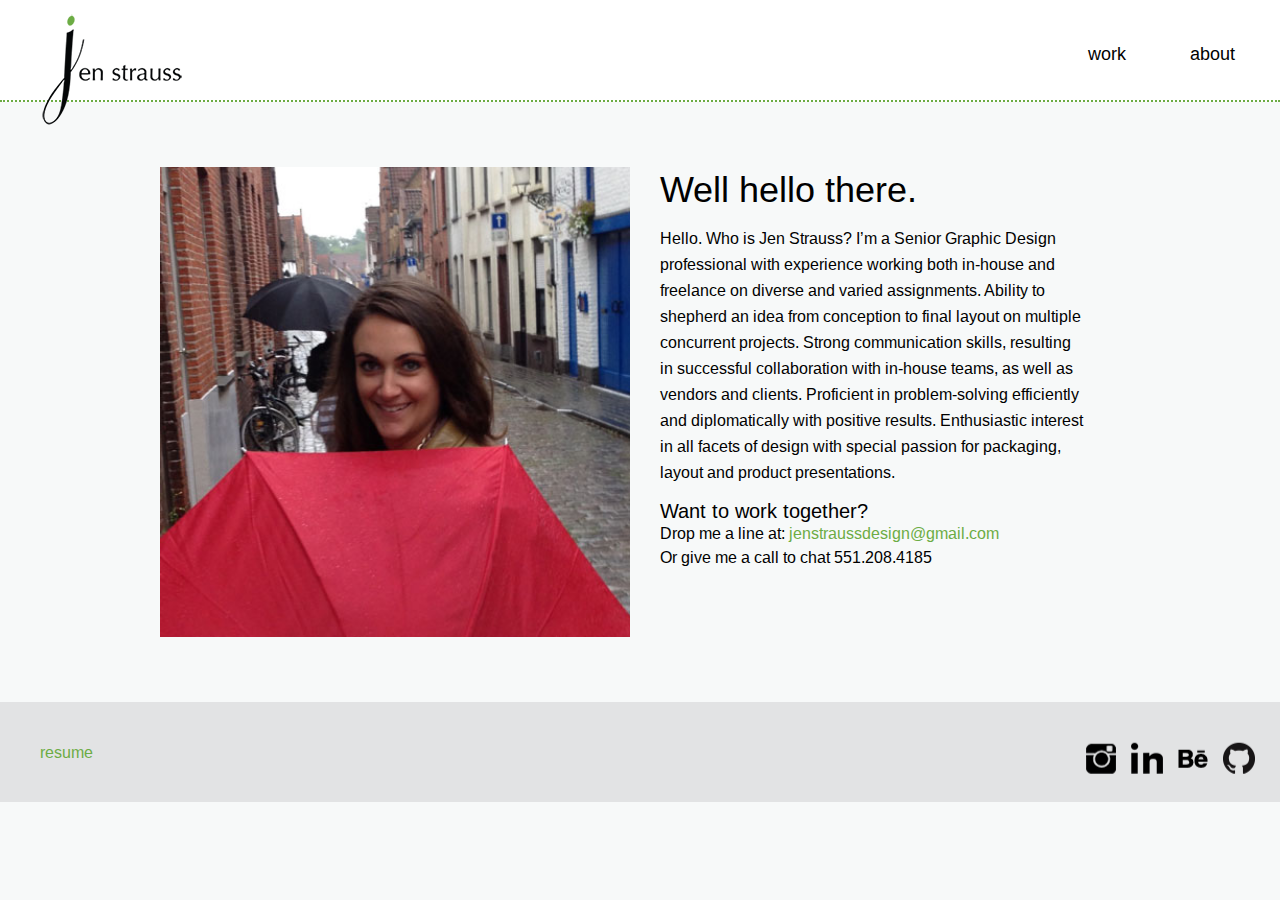
<file: about.html>
<!DOCTYPE html>
<html>
  <head>
    <meta charset="utf-8">
    <meta name="viewport" content="width=device-width, initial-scale=1">
    <title>Jen Strauss Design</title>
    <link rel="stylesheet" href="stylesheet/main.css">
    <link rel="icon" type="image/png" href="images/logo_sm.png">
    <script src="https://ajax.googleapis.com/ajax/libs/jquery/2.2.0/jquery.js"></script>
    <script src="js/main.js"></script>
  </head>
  <body>
     <div class="wrapper">
      <div class="header">
        <div class="logo">
          <a href="index.html"><img src="images/logo.png"></a>
        </div>
        
          <div class="nav-wrap">
            <a class="nav-ham js-nav is-mobile" href="#">&#9776;</a>
            <nav class="nav-main">
              <ul>
                <li><a href="index.html">work</a></li>
                <li><a href="about.html" class="current">about</a></li>
<!--                 <li><a href="Contact.html">contact</a></li>
 -->              </ul>
              <a href="#" id="pull"></a>
            </nav>
          </div>
          </div>
   </div>

     <div class="row">
    		<div class="column1_half">
            <div class="aboutmeimage">
              <img src="images/jen.jpg">
            </div>
        </div>

        <div class="column2_half">
          <div class="aboutmetext">
            <h1 class="about1">Well hello there.</h1>
            <p class="aboutparagraph">Hello. Who is Jen Strauss? I’m a Senior Graphic Design professional with experience working both in-house and freelance on diverse and varied assignments. Ability to shepherd an idea from conception to final layout on multiple concurrent projects. Strong communication skills, resulting in successful collaboration with in-house teams, as well as vendors and clients. Proficient in problem-solving efficiently and diplomatically with positive results. Enthusiastic interest in all facets of design with special passion for packaging, layout and product presentations.</p>

            <br>
            <h4 class="abouttitle">Want to work together?</h4>

            <p>Drop me a line at: <a class="email" href="mailto:jenstraussdesign@gmail.com">jenstraussdesign@gmail.com</a></p>

           <p> <!-- class="email" href="tel:551.208.4185"> -->Or give me a call to chat 551.208.4185 </p>
                    
            
          </div>
        </div>
     </div>


      <div class="footer">
        <div class="resume">
          <a href="resume.html">resume</a>
        </div>
        <div class="socialicons">
          <ul>
            <li><a href="https://www.instagram.com/jenstraussdesign/"><img src="images/instagram.png"></a></li>
            <li><a href="https://www.linkedin.com/in/jenstraussdesign"><img src="images/linkedin.png"></a></li>
            <li><a href="https://www.behance.net/JenStraussDesign"><img src="images/behance.png"></a></li>
            <li><a href="https://github.com/jenstraussdesign"><img src="images/git.png"></a></li>
          </ul>
        </div>
      </div>
  </body>
</html>
</file>
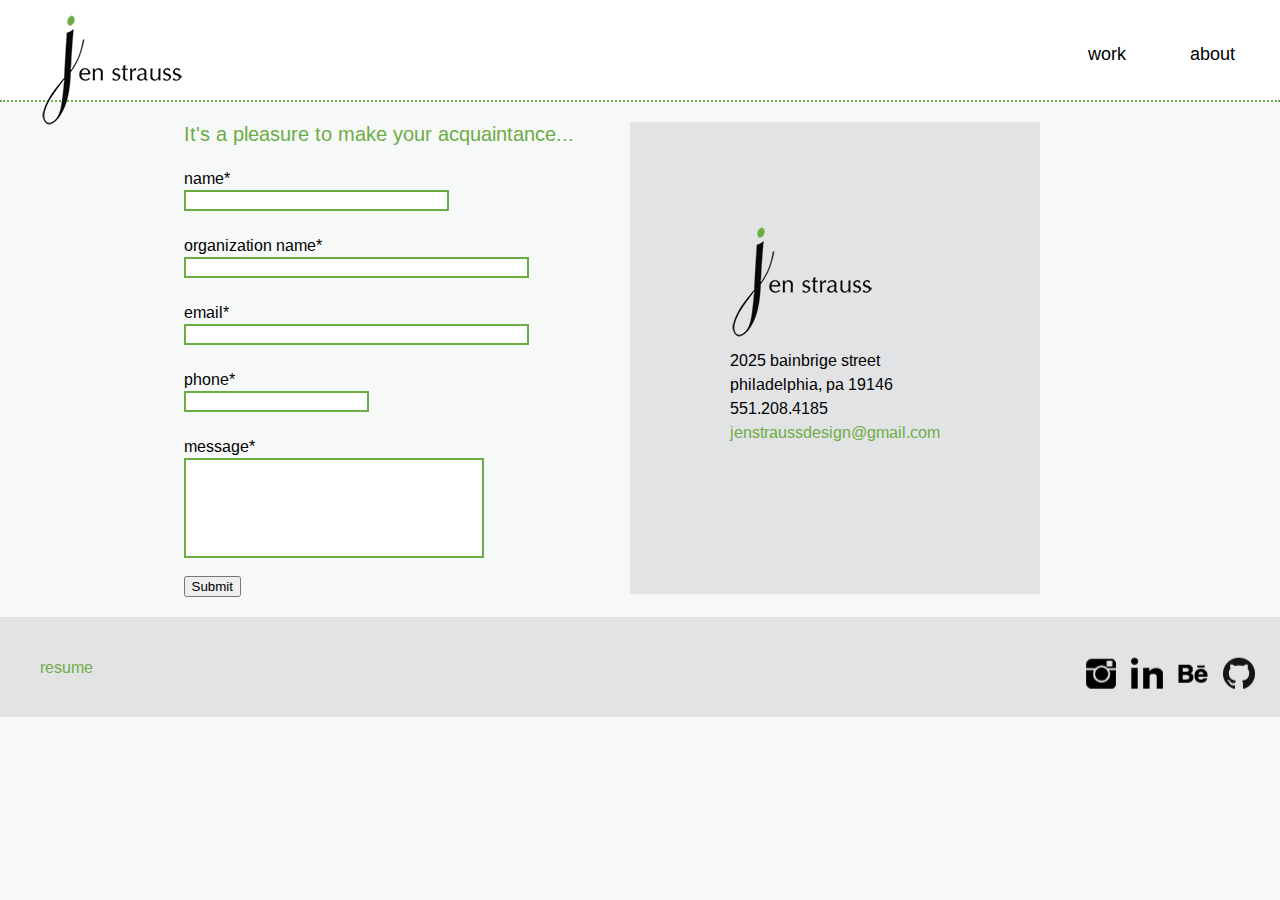
<file: Contact.html>
<!DOCTYPE html>
<html>
  <head>
    <meta charset="utf-8">
    <meta name="viewport" content="width=device-width, initial-scale=1">
    <title>Jen Strauss Design</title>
    <link rel="stylesheet" href="stylesheet/main.css">
    <link rel="icon" type="image/png" href="images/logo_sm.png">
    <script src="https://ajax.googleapis.com/ajax/libs/jquery/2.2.0/jquery.js"></script>
    <script src="js/main.js"></script>
  </head>
  <body>
  <body>
     <div class="wrapper">
      <div class="header">
        <div class="logo">
          <a href="index.html"><img src="images/logo.png"></a>
        </div>
        
          <div class="nav-wrap">
            <a class="nav-ham js-nav is-mobile" href="#">&#9776;</a>
            <nav class="nav-main">
              <ul>
                <li><a href="index.html">work</a></li>
                <li><a href="about.html">about</a></li>
<!--                 <li><a href="Contact.html" class="current" >contact</a></li>
 -->              </ul>
              <a href="#" id="pull"></a>
            </nav>
          </div>
          </div>
   </div>


          <div class="row">
              <div class="column1_half">
                <form>
                  <p class="FormHeader"> It's a pleasure to make your acquaintance...</p>
                    <div class="name">
                      <p>name*</p> <input type="text" id="Name" size="30">
                    </div>

                    <div class="orgName">
                      <p>organization name*</p><input type="text" id="Organization Name" size="40">
                    </div>

                    <div class="email">
                      <p>email*</p><input type="text" id="Email" size="40">
                    </div>

                    <div class="phone">
                      <p>phone*</p><input type="text" id="phone">
                    </div>

                    <div class="messageSection">
                        <p>message*</p>
                        <input name="message" type="message" id="message">
                        <br>
                        <br>
                        <button type="submit">Submit</button>

                    </div>
                </form>
               </div>


              <div class="column2_half">
                <div class="contact2 ">
                <p class="FormHeader"> <img src="images/logo.png"></p>
                        <p>2025 bainbrige street <br>
                            philadelphia, pa 19146<br>
                            <strong>551.208.4185</strong></p>
                        <p><a href="mailto:jenstraussdesign@gmail.com">
                        <strong>jenstraussdesign@gmail.com</strong></a></p>
                </div>
              </div>

          </div> 

          <div class="footer">
            <div class="resume">
              <a href="resume.html">resume</a>
            </div>
            <div class="socialicons">
              <ul>
                <li><a href="https://www.instagram.com/jenstraussdesign/"><img src="images/instagram.png"></a></li>
                <li><a href="https://www.linkedin.com/in/jenstraussdesign"><img src="images/linkedin.png"></a></li>
                <li><a href="https://www.behance.net/JenStraussDesign"><img src="images/behance.png"></a></li>
                <li><a href="https://github.com/jenstraussdesign"><img src="images/git.png"></a></li>
              </ul>
            </div>
      </div>
      </body>
</html>
</file>
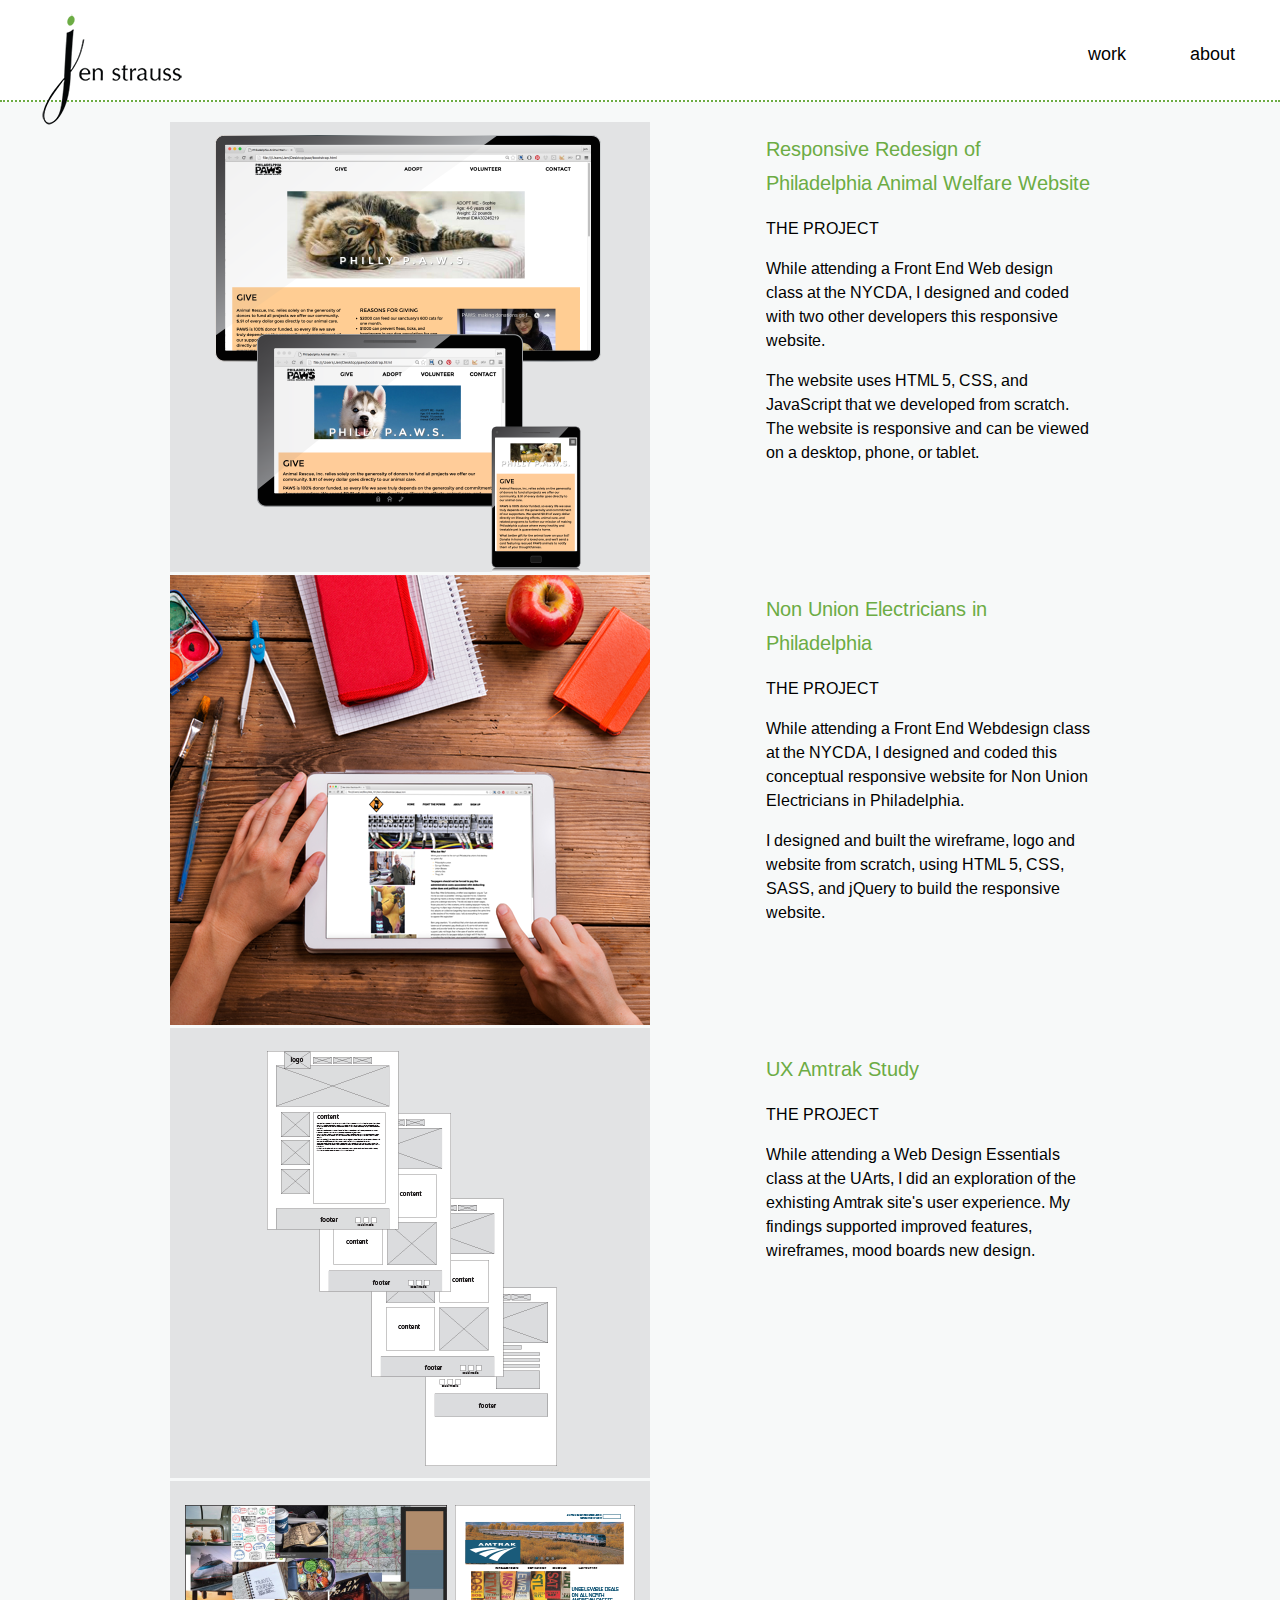
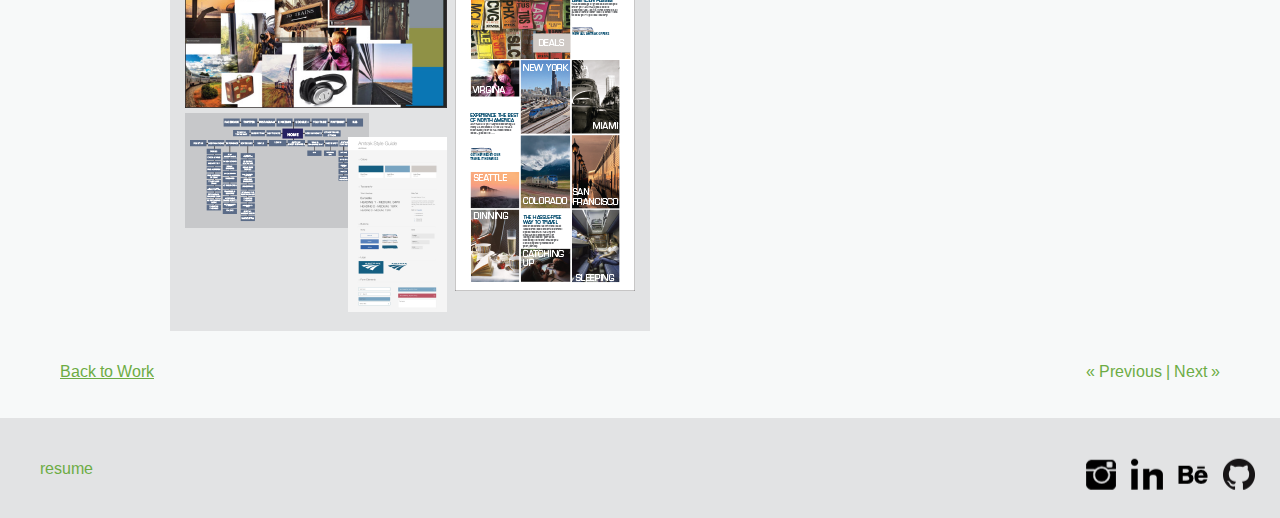
<file: Digital.html>
<!DOCTYPE html>
<html>
  <head>
    <meta charset="utf-8">
    <meta name="viewport" content="width=device-width, initial-scale=1">
    <title>Jen Strauss Design</title>
    <link rel="stylesheet" href="stylesheet/main.css">
    <link rel="icon" type="image/png" href="images/logo_sm.png">
    <script src="https://ajax.googleapis.com/ajax/libs/jquery/2.2.0/jquery.js"></script>
    <script src="js/main.js"></script>
  </head>
  <body>

      <body>
     <div class="wrapper">
      <div class="header">
        <div class="logo">
          <a href="index.html"><img src="images/logo.png"></a>
        </div>
        
          <div class="nav-wrap">
            <a class="nav-ham js-nav is-mobile" href="#">&#9776;</a>
            <nav class="nav-main">
              <ul>
                <li><a href="index.html" class="current" >work</a></li>
                <li><a href="about.html" >about</a></li>
<!--                 <li><a href="Contact.html">contact</a></li>
 -->              </ul>
              <a href="#" id="pull"></a>
            </nav>
          </div>
          </div>
   </div>

        <div class="row">
          <div class="resume_column2_half">

             <div>
               <img src="images/paws.png" class="paws_img">
             </div>

              <div>
                <img src="images/NUE_site.png" class=" NUE_site_img">
             </div>

              <div>
                <img src="images/NUE_wireframe.jpg" class="NUE_wireframe_img">
             </div>

              <div>
                <img src="images/amtrak.png" class="amtrak_img">
             </div>
             
            </div>


          <div class="resume_column1_half">
            <div class="copy">
              <h2 class="resumeheader">Responsive Redesign of Philadelphia Animal Welfare Website</h2>
              <br>
              <p>THE PROJECT</p>
              <br>
              <p> While attending a Front End Web design class at the NYCDA, I designed and coded with two other developers this responsive website.</p>
              <br>

              <p>The website uses HTML 5, CSS, and JavaScript that we developed from scratch. The website is responsive and can be viewed on a desktop, phone, or tablet.</p>
              <br>
            </div>

            <div class="copy">
              <h2 class="resumeheader">Non Union Electricians in Philadelphia</h2>
              <br>
              <p>THE PROJECT</p>
              <br>
              <p> While attending a Front End Webdesign class at the NYCDA, I designed and coded this conceptual responsive website for Non Union Electricians in Philadelphia.</p>
              <br>

              <p>I designed and built the wireframe, logo and website from scratch, using HTML 5, CSS, SASS, and jQuery to build the responsive website.</p>
              <br>
            </div>

             <div class="copy">
              <h2 class="resumeheader">UX Amtrak Study</h2>
              <br>
              <p>THE PROJECT</p>
              <br>
              <p> While attending a Web Design Essentials class at the UArts, I did an exploration of the exhisting Amtrak site's user experience. My findings supported improved features, wireframes, mood boards new design.</p>
            </div>

            

             
          </div><!--/.resume_column1_half-->
        </div><!--/.row-->

          <div class="pagenavigaton">
            <div class="back">
              <p class="backlink"><a href="index.html">Back to Work</a></p>
            </div>
            <div class="previousnext">
              <p class="previousnexttext"><a href="Journal.html">&#171 Previous</a> | <a href="Signage.html">Next &#187</a></p>
            </div>
          </div>


          <div class="footer">
            <div class="resume">
              <a href="resume.html">resume</a>
            </div>
            <div class="socialicons">
              <ul>
                <li><a href="https://www.instagram.com/jenstraussdesign/"><img src="images/instagram.png"></a></li>
                <li><a href="https://www.linkedin.com/in/jenstraussdesign"><img src="images/linkedin.png"></a></li>
                <li><a href="https://www.behance.net/JenStraussDesign"><img src="images/behance.png"></a></li>
                <li><a href="https://github.com/jenstraussdesign"><img src="images/git.png"></a></li>
              </ul>
            </div>
          </div>
  </body>
</html>
</file>
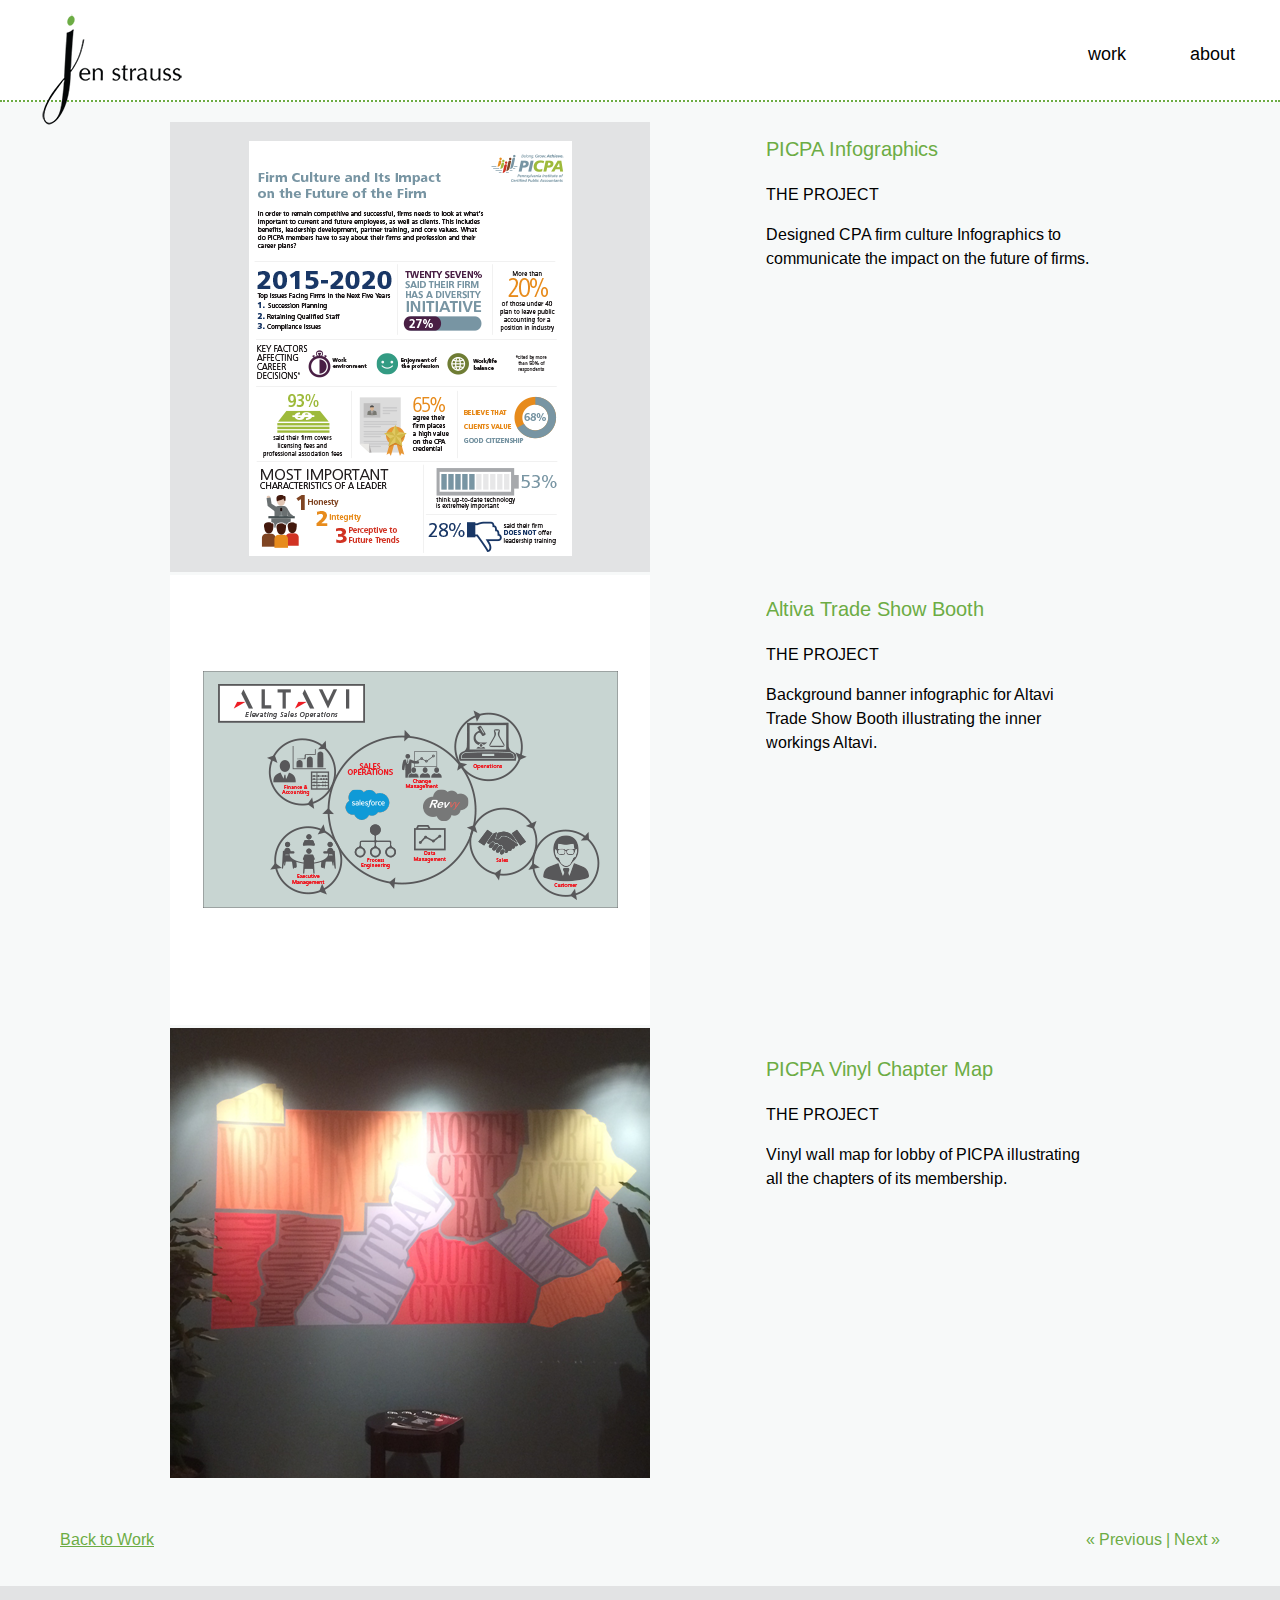
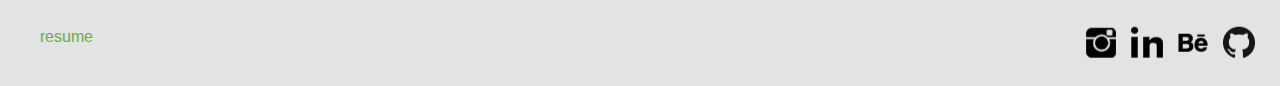
<file: Graphics.html>
<!DOCTYPE html>
<html>
  <head>
    <meta charset="utf-8">
    <meta name="viewport" content="width=device-width, initial-scale=1">
    <title>Jen Strauss Design</title>
    <link rel="stylesheet" href="stylesheet/main.css">
    <link rel="icon" type="image/png" href="images/logo_sm.png">
    <script src="https://ajax.googleapis.com/ajax/libs/jquery/2.2.0/jquery.js"></script>
    <script src="js/main.js"></script>
  </head>
  <body>

      <body>
     <div class="wrapper">
      <div class="header">
        <div class="logo">
          <a href="index.html"><img src="images/logo.png"></a>
        </div>
        
          <div class="nav-wrap">
            <a class="nav-ham js-nav is-mobile" href="#">&#9776;</a>
            <nav class="nav-main">
              <ul>
                <li><a href="index.html" class="current" >work</a></li>
                <li><a href="about.html" >about</a></li>
<!--                 <li><a href="Contact.html">contact</a></li>
 -->              </ul>
              <a href="#" id="pull"></a>
            </nav>
          </div>
          </div>
   </div>

        <div class="row">
          <div class="resume_column2_half">

             <div>
               <img src="images/infographics.png" class="infographics_img">
             </div>

              <div>
                <img src="images/altivia.png" class="altivia_img">
             </div>

              <div>
                <img src="images/wall.png" class="wall_img">
             </div>
             
            </div>


          <div class="resume_column1_half">
            <div class="copy">
              <h2 class="resumeheader">PICPA Infographics</h2>
              <br>
              <p>THE PROJECT</p>
              <br>
              <p> Designed CPA firm culture Infographics to communicate the impact on the future of firms.</p>
            </div>

            <div class="copy">
              <h2 class="resumeheader">Altiva Trade Show Booth</h2>
              <br>
              <p>THE PROJECT</p>
              <br>
              <p> Background banner infographic for Altavi Trade Show Booth illustrating the inner workings Altavi.</p>
            </div>

             <div class="copy">
              <h2 class="resumeheader">PICPA Vinyl Chapter Map</h2>
              <br>
              <p>THE PROJECT</p>
              <br>
              <p> Vinyl wall map for lobby of PICPA illustrating all the chapters of  its membership.</p>
            </div>
                      
          </div><!--/.resume_column1_half-->
        </div><!--/.row-->

          <div class="pagenavigaton">
            <div class="back">
              <p class="backlink"><a href="index.html">Back to Work</a></p>
            </div>
            <div class="previousnext">
              <p class="previousnexttext"><a href="Packaging.html">&#171 Previous</a> | <a href="Journal.html">Next &#187</a></p>
            </div>
          </div>


          <div class="footer">
            <div class="resume">
              <a href="resume.html">resume</a>
            </div>
            <div class="socialicons">
              <ul>
                <li><a href="https://www.instagram.com/jenstraussdesign/"><img src="images/instagram.png"></a></li>
                <li><a href="https://www.linkedin.com/in/jenstraussdesign"><img src="images/linkedin.png"></a></li>
                <li><a href="https://www.behance.net/JenStraussDesign"><img src="images/behance.png"></a></li>
                <li><a href="https://github.com/jenstraussdesign"><img src="images/git.png"></a></li>
              </ul>
            </div>
          </div>
  </body>
</html>
</file>
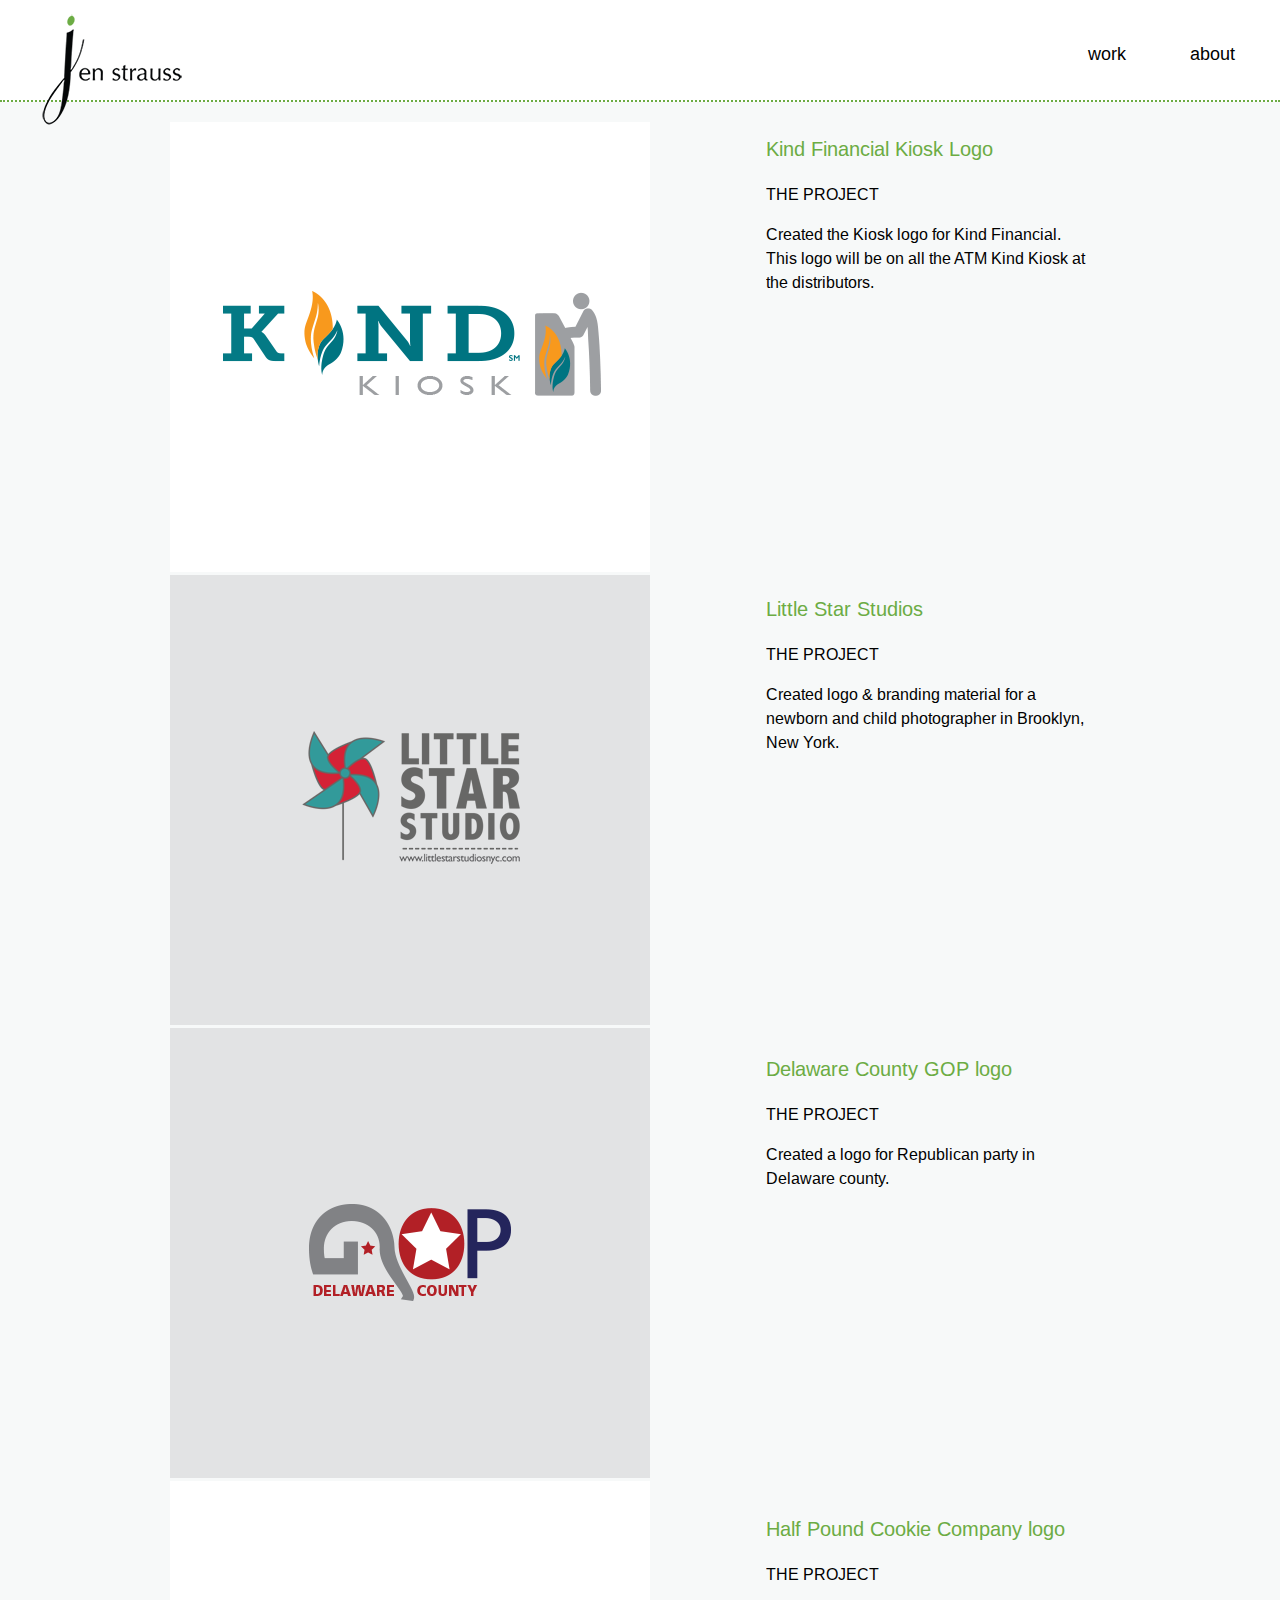
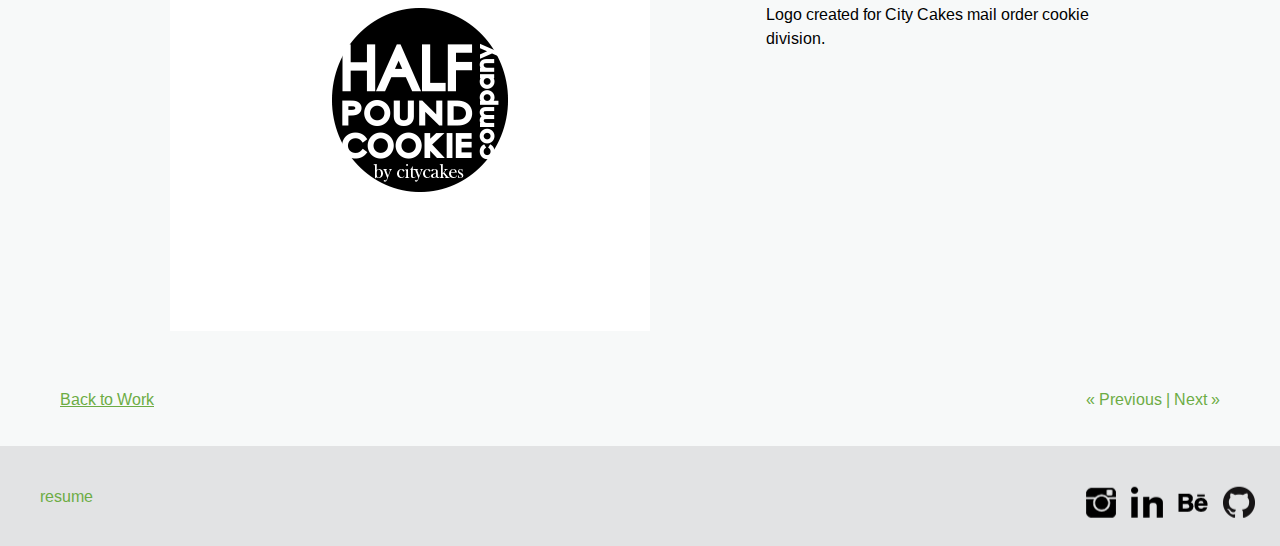
<file: Identity.html>
<!DOCTYPE html>
<html>
  <head>
    <meta charset="utf-8">
    <meta name="viewport" content="width=device-width, initial-scale=1">
    <title>Jen Strauss Design</title>
    <link rel="stylesheet" href="stylesheet/main.css">
    <link rel="icon" type="image/png" href="images/logo_sm.png">
    <script src="https://ajax.googleapis.com/ajax/libs/jquery/2.2.0/jquery.js"></script>
    <script src="js/main.js"></script>
  </head>
  <body>

      <body>
     <div class="wrapper">
      <div class="header">
        <div class="logo">
          <a href="index.html"><img src="images/logo.png"></a>
        </div>
        
          <div class="nav-wrap">
            <a class="nav-ham js-nav is-mobile" href="#">&#9776;</a>
            <nav class="nav-main">
              <ul>
                <li><a href="index.html" class="current" >work</a></li>
                <li><a href="about.html" >about</a></li>
<!--                 <li><a href="Contact.html">contact</a></li>
 -->              </ul>
              <a href="#" id="pull"></a>
            </nav>
          </div>
          </div>
   </div>

        <div class="row">
          <div class="resume_column2_half">

             <div>
               <img src="images/kind.png" class="kind_img">
             </div>

              <div>
                <img src="images/LSS.png" class=" lss_img">
             </div>

              <div>
                <img src="images/gop.png" class="gop_img">
             </div>

              <div>
                <img src="images/cookie.png" class="cookie_img">
             </div>
             
            </div>


          <div class="resume_column1_half">
            <div class="copy">
              <h2 class="resumeheader">Kind Financial Kiosk Logo</h2>
              <br>
              <p>THE PROJECT</p>
              <br>
              <p> Created the Kiosk logo for Kind Financial. This logo will be on all the ATM Kind Kiosk at the distributors.</p>
            </div>

            <div class="copy">
              <h2 class="resumeheader">Little Star Studios</h2>
              <br>
              <p>THE PROJECT</p>
              <br>
              <p> Created logo & branding material for a newborn and child photographer in Brooklyn, New York.</p>
            </div>

             <div class="copy">
              <h2 class="resumeheader">Delaware County GOP logo</h2>
              <br>
              <p>THE PROJECT</p>
              <br>
              <p> Created a logo for Republican party in Delaware county.</p>
            </div>

            <div class="copy">
              <h2 class="resumeheader">Half Pound Cookie Company logo</h2>
              <br>
              <p>THE PROJECT</p>
              <br>
              <p> Logo created for City Cakes mail order cookie division.</p>
            </div>

            

             
          </div><!--/.resume_column1_half-->
        </div><!--/.row-->

          <div class="pagenavigaton">
            <div class="back">
              <p class="backlink"><a href="index.html">Back to Work</a></p>
            </div>
            <div class="previousnext">
              <p class="previousnexttext"><a href="Signage.html">&#171 Previous</a> | <a href="Packaging.html">Next &#187</a></p>
            </div>
          </div>


          <div class="footer">
            <div class="resume">
              <a href="resume.html">resume</a>
            </div>
            <div class="socialicons">
              <ul>
                <li><a href="https://www.instagram.com/jenstraussdesign/"><img src="images/instagram.png"></a></li>
                <li><a href="https://www.linkedin.com/in/jenstraussdesign"><img src="images/linkedin.png"></a></li>
                <li><a href="https://www.behance.net/JenStraussDesign"><img src="images/behance.png"></a></li>
                <li><a href="https://github.com/jenstraussdesign"><img src="images/git.png"></a></li>
              </ul>
            </div>
          </div>
  </body>
</html>
</file>
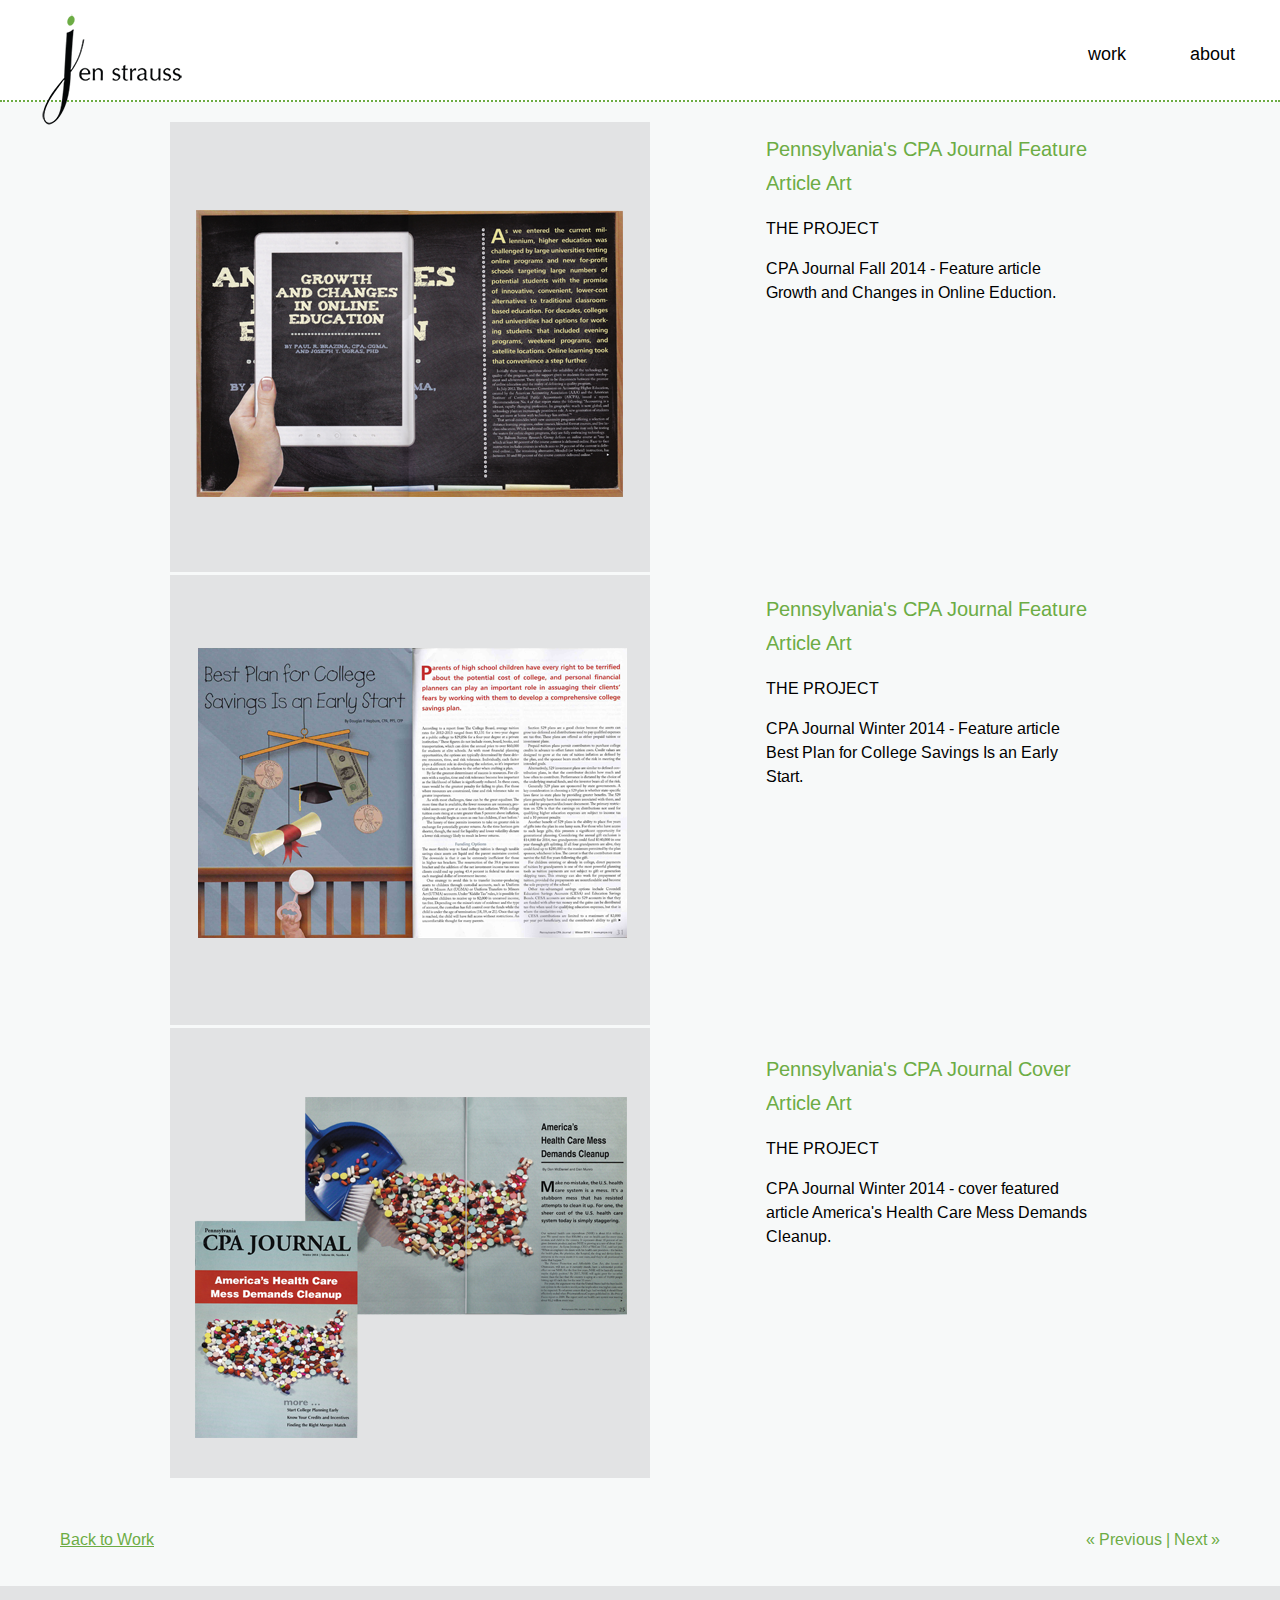
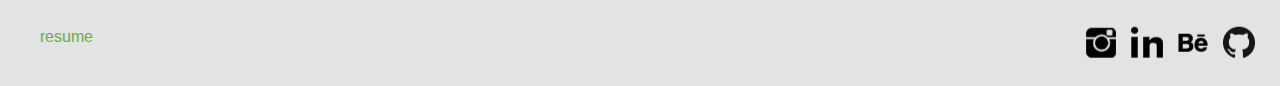
<file: Journal.html>
<!DOCTYPE html>
<html>
  <head>
    <meta charset="utf-8">
    <meta name="viewport" content="width=device-width, initial-scale=1">
    <title>Jen Strauss Design</title>
    <link rel="stylesheet" href="stylesheet/main.css">
    <link rel="icon" type="image/png" href="images/logo_sm.png">
    <script src="https://ajax.googleapis.com/ajax/libs/jquery/2.2.0/jquery.js"></script>
    <script src="js/main.js"></script>
  </head>
  <body>

      <body>
     <div class="wrapper">
      <div class="header">
        <div class="logo">
          <a href="index.html"><img src="images/logo.png"></a>
        </div>
        
          <div class="nav-wrap">
            <a class="nav-ham js-nav is-mobile" href="#">&#9776;</a>
            <nav class="nav-main">
              <ul>
                <li><a href="index.html" class="current" >work</a></li>
                <li><a href="about.html" >about</a></li>
<!--                 <li><a href="Contact.html">contact</a></li>
 -->              </ul>
              <a href="#" id="pull"></a>
            </nav>
          </div>
          </div>
   </div>

        <div class="row">
          <div class="resume_column2_half">

             <div>
               <img src="images/journal3_thumbnail.png" class="journal3_img">
             </div>

              <div>
                <img src="images/journal2_thumbnail.png" class="journal2_img">
             </div>

              <div>
                <img src="images/journal_thumbnail.png" class="journal_img">
             </div>
             
            </div>


          <div class="resume_column1_half">
            <div class="copy">
              <h2 class="resumeheader">Pennsylvania's CPA Journal Feature Article Art</h2>
              <br>
              <p>THE PROJECT</p>
              <br>
              <p> CPA Journal Fall 2014 - Feature article Growth and Changes in Online Eduction.</p>
            </div>

            <div class="copy">
              <h2 class="resumeheader">Pennsylvania's CPA Journal Feature Article Art</h2>
              <br>
              <p>THE PROJECT</p>
              <br>
              <p> CPA Journal Winter 2014 - Feature article Best Plan for College Savings Is an Early Start.</p>
            </div>

             <div class="copy">
              <h2 class="resumeheader">Pennsylvania's CPA Journal Cover Article Art</h2>
              <br>
              <p>THE PROJECT</p>
              <br>
              <p> CPA Journal Winter 2014 - cover featured article America's Health Care Mess Demands Cleanup.</p>
            </div>
                      
          </div><!--/.resume_column1_half-->
        </div><!--/.row-->

          <div class="pagenavigaton">
            <div class="back">
              <p class="backlink"><a href="index.html">Back to Work</a></p>
            </div>
            <div class="previousnext">
              <p class="previousnexttext"><a href="Graphics.html">&#171 Previous</a> | <a href="Digital.html">Next &#187</a></p>
            </div>
          </div>


          <div class="footer">
            <div class="resume">
              <a href="resume.html">resume</a>
            </div>
            <div class="socialicons">
              <ul>
                <li><a href="https://www.instagram.com/jenstraussdesign/"><img src="images/instagram.png"></a></li>
                <li><a href="https://www.linkedin.com/in/jenstraussdesign"><img src="images/linkedin.png"></a></li>
                <li><a href="https://www.behance.net/JenStraussDesign"><img src="images/behance.png"></a></li>
                <li><a href="https://github.com/jenstraussdesign"><img src="images/git.png"></a></li>
              </ul>
            </div>
          </div>
  </body>
</html>
</file>
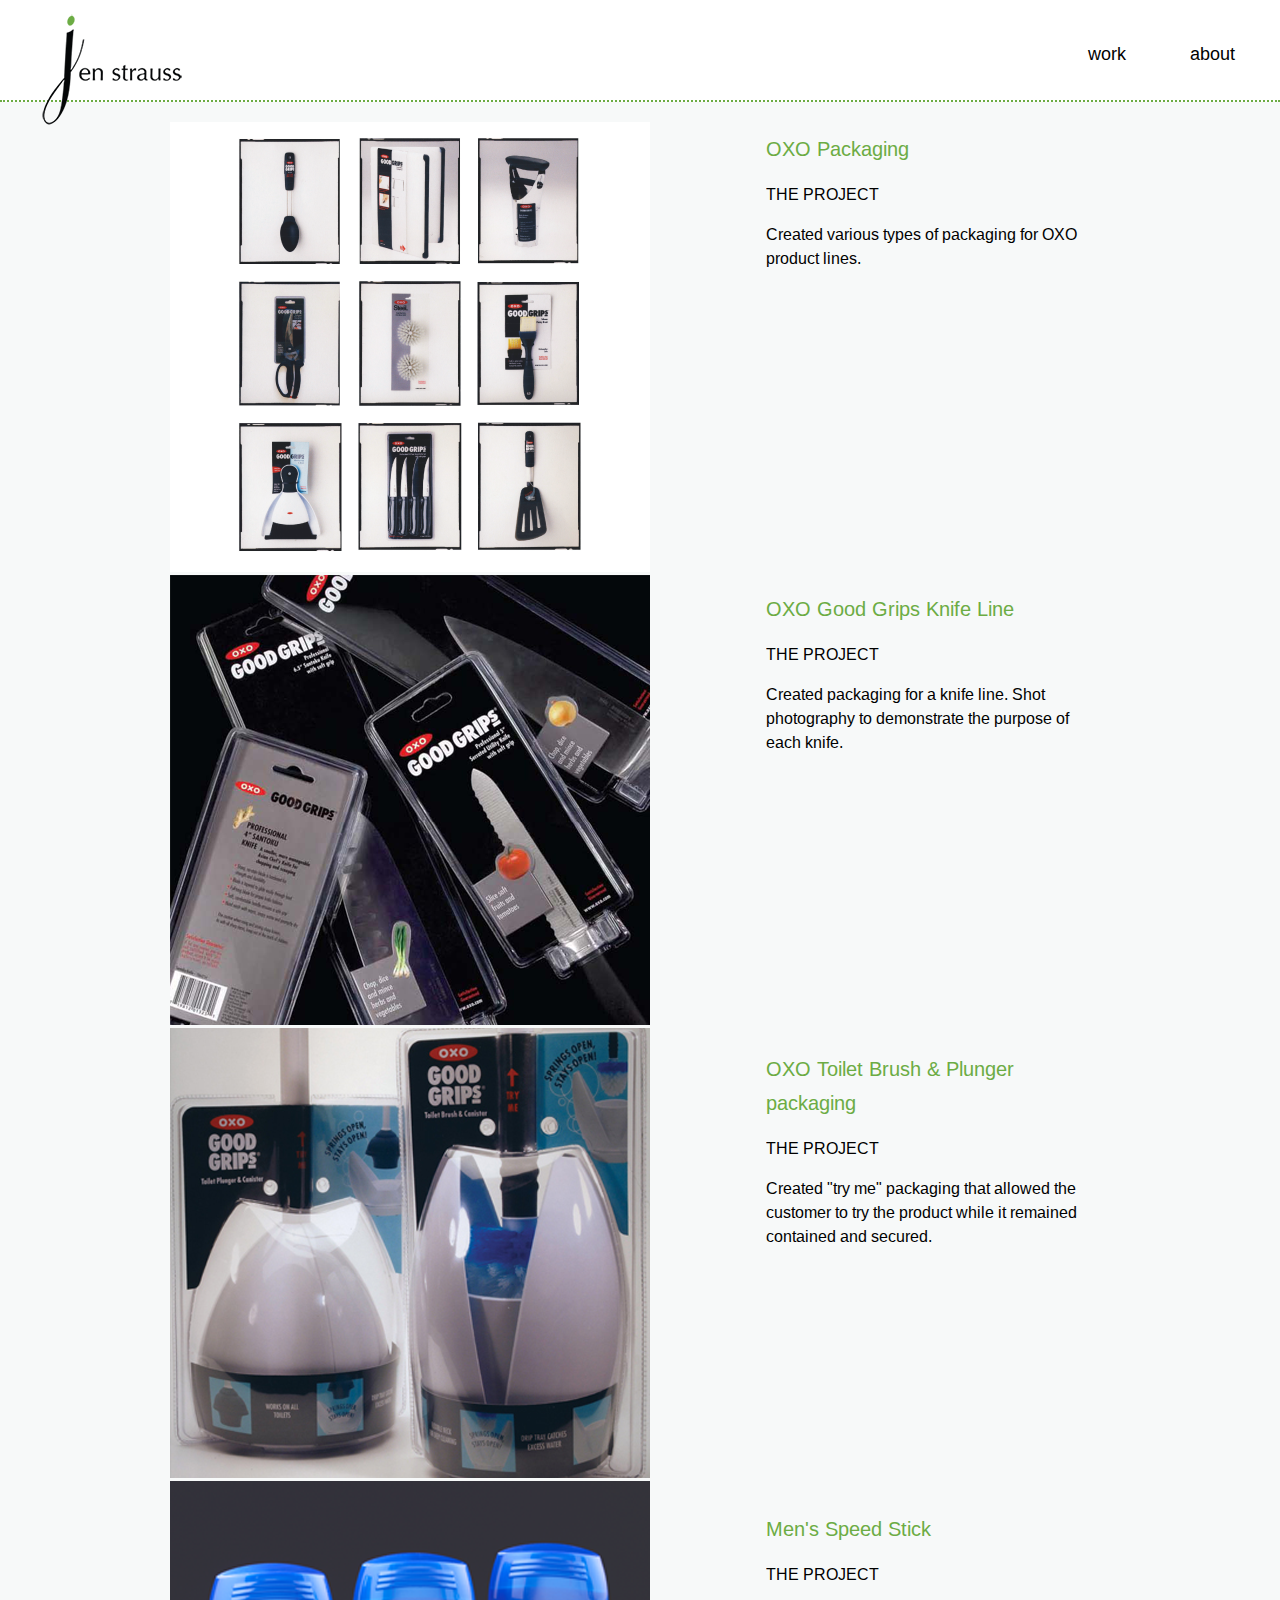
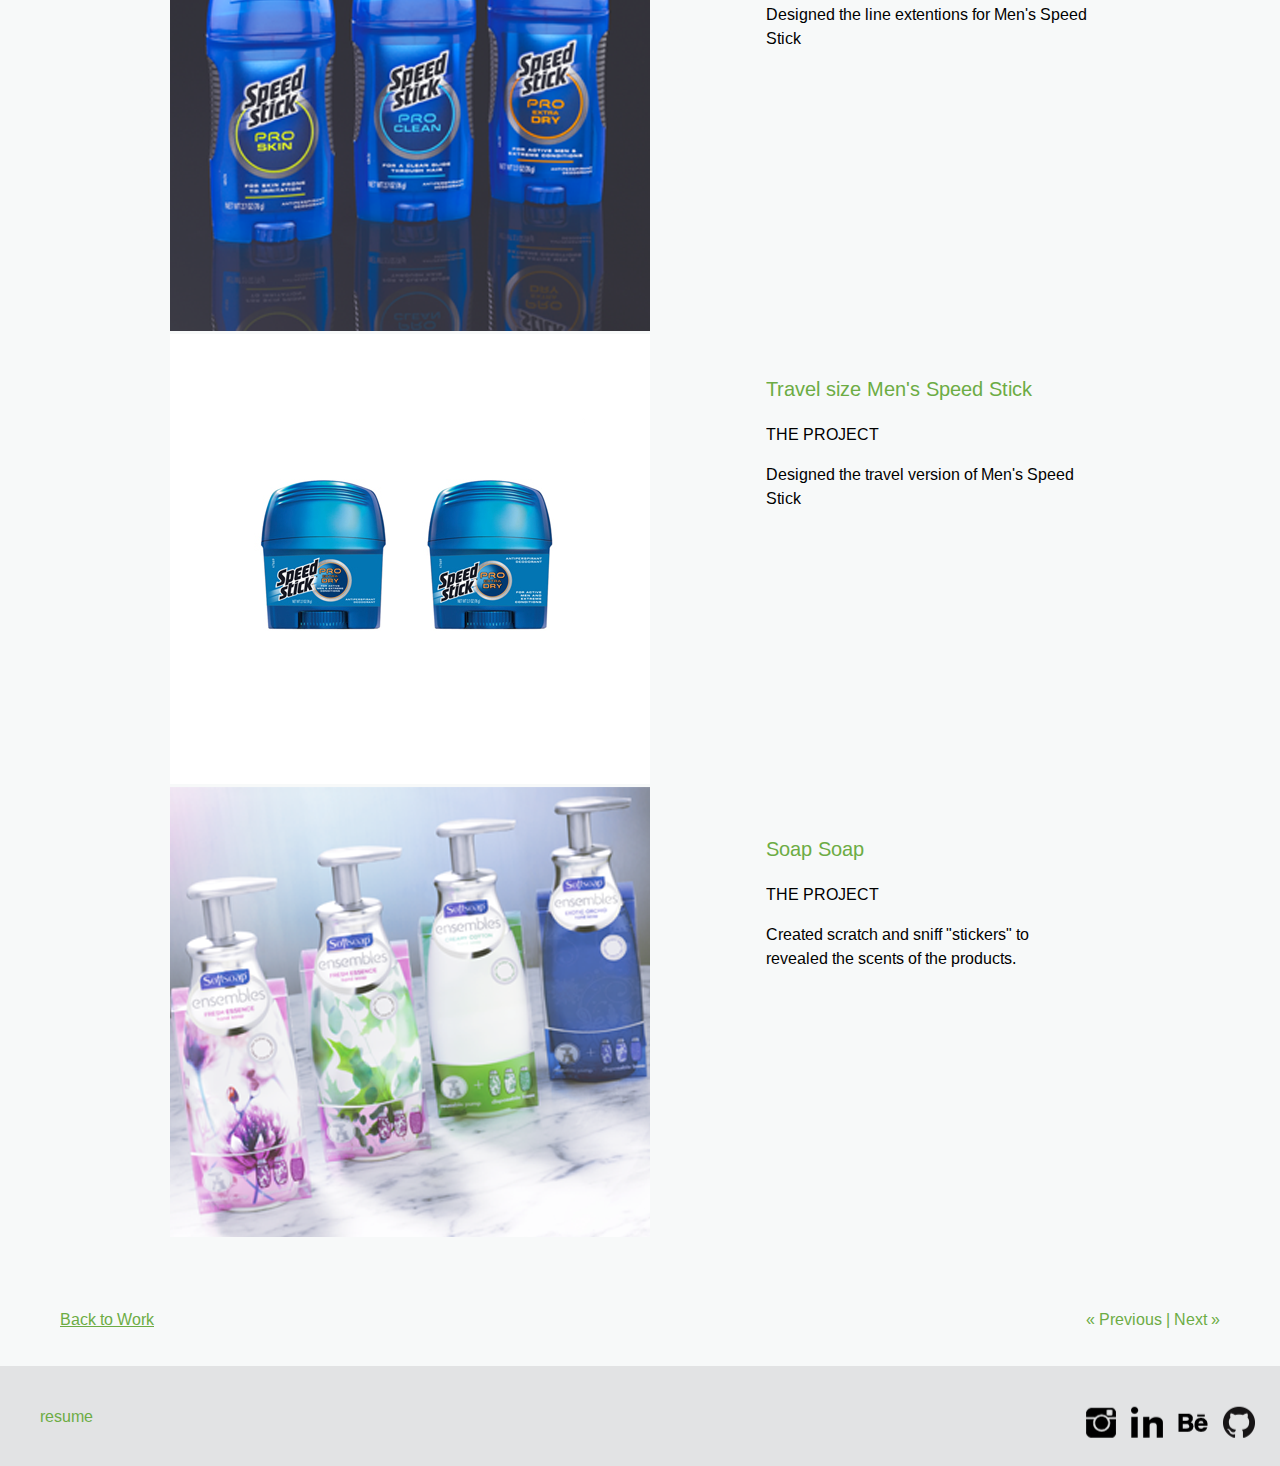
<file: Packaging.html>
<!DOCTYPE html>
<html>
  <head>
    <meta charset="utf-8">
    <meta name="viewport" content="width=device-width, initial-scale=1">
    <title>Jen Strauss Design</title>
    <link rel="stylesheet" href="stylesheet/main.css">
    <link rel="icon" type="image/png" href="images/logo_sm.png">
    <script src="https://ajax.googleapis.com/ajax/libs/jquery/2.2.0/jquery.js"></script>
    <script src="js/main.js"></script>
  </head>
  <body>

      <body>
     <div class="wrapper">
      <div class="header">
        <div class="logo">
          <a href="index.html"><img src="images/logo.png"></a>
        </div>
        
          <div class="nav-wrap">
            <a class="nav-ham js-nav is-mobile" href="#">&#9776;</a>
            <nav class="nav-main">
              <ul>
                <li><a href="index.html" class="current" >work</a></li>
                <li><a href="about.html" >about</a></li>
<!--                 <li><a href="Contact.html">contact</a></li>
 -->              </ul>
              <a href="#" id="pull"></a>
            </nav>
          </div>
          </div>
   </div>

        <div class="row">
          <div class="resume_column2_half">

             <div>
               <img src="images/oxo_skus.jpg" class="oxo_skus_img">
             </div>

              <div>
                <img src="images/oxo_packaging_thumbnail.png" class=" oxo_packaging_img">
             </div>

              <div>
                <img src="images/toilet.png" class="toilet_img">
             </div>

              <div>
                <img src="images/speed_stick.png" class="speed_stick_img">
             </div>

              <div>
                <img src="images/travel_speedstick.png" class="travel_speedstick_img">
             </div>

              <div>
                <img src="images/soft_soap.png" class="soft_soap_img">
             </div>
             
            </div>


          <div class="resume_column1_half">
            <div class="copy">
              <h2 class="resumeheader">OXO Packaging</h2>
              <br>
              <p>THE PROJECT</p>
              <br>
              <p> Created various types of packaging for OXO product lines.</p>
            </div>

            <div class="copy">
              <h2 class="resumeheader">OXO Good Grips Knife Line</h2>
              <br>
              <p>THE PROJECT</p>
              <br>
              <p> Created packaging for a knife line. Shot photography to demonstrate the purpose of each knife.</p>
            </div>

             <div class="copy">
              <h2 class="resumeheader">OXO Toilet Brush & Plunger packaging</h2>
              <br>
              <p>THE PROJECT</p>
              <br>
              <p> Created "try me" packaging that allowed the customer to try the product while it remained contained and secured. </p>
            </div>

            <div class="copy">
              <h2 class="resumeheader">Men's Speed Stick</h2>
              <br>
              <p>THE PROJECT</p>
              <br>
              <p> Designed the line extentions for Men's Speed Stick</p>
            </div>

            <div class="copy">
              <h2 class="resumeheader">Travel size Men's Speed Stick</h2>
              <br>
              <p>THE PROJECT</p>
              <br>
              <p> Designed the travel version of Men's Speed Stick</p>
            </div>

             <div class="copy">
              <h2 class="resumeheader">Soap Soap</h2>
              <br>
              <p>THE PROJECT</p>
              <br>
              <p> Created scratch and sniff "stickers" to revealed the scents of the products.</p>
            </div>

            

             
          </div><!--/.resume_column1_half-->
        </div><!--/.row-->

          <div class="pagenavigaton">
            <div class="back">
              <p class="backlink"><a href="index.html">Back to Work</a></p>
            </div>
            <div class="previousnext">
              <p class="previousnexttext"><a href="Identity.html">&#171 Previous</a> | <a href="Graphics.html">Next &#187</a></p>
            </div>
          </div>


          <div class="footer">
            <div class="resume">
              <a href="resume.html">resume</a>
            </div>
            <div class="socialicons">
              <ul>
                <li><a href="https://www.instagram.com/jenstraussdesign/"><img src="images/instagram.png"></a></li>
                <li><a href="https://www.linkedin.com/in/jenstraussdesign"><img src="images/linkedin.png"></a></li>
                <li><a href="https://www.behance.net/JenStraussDesign"><img src="images/behance.png"></a></li>
                <li><a href="https://github.com/jenstraussdesign"><img src="images/git.png"></a></li>
              </ul>
            </div>
          </div>
  </body>
</html>
</file>
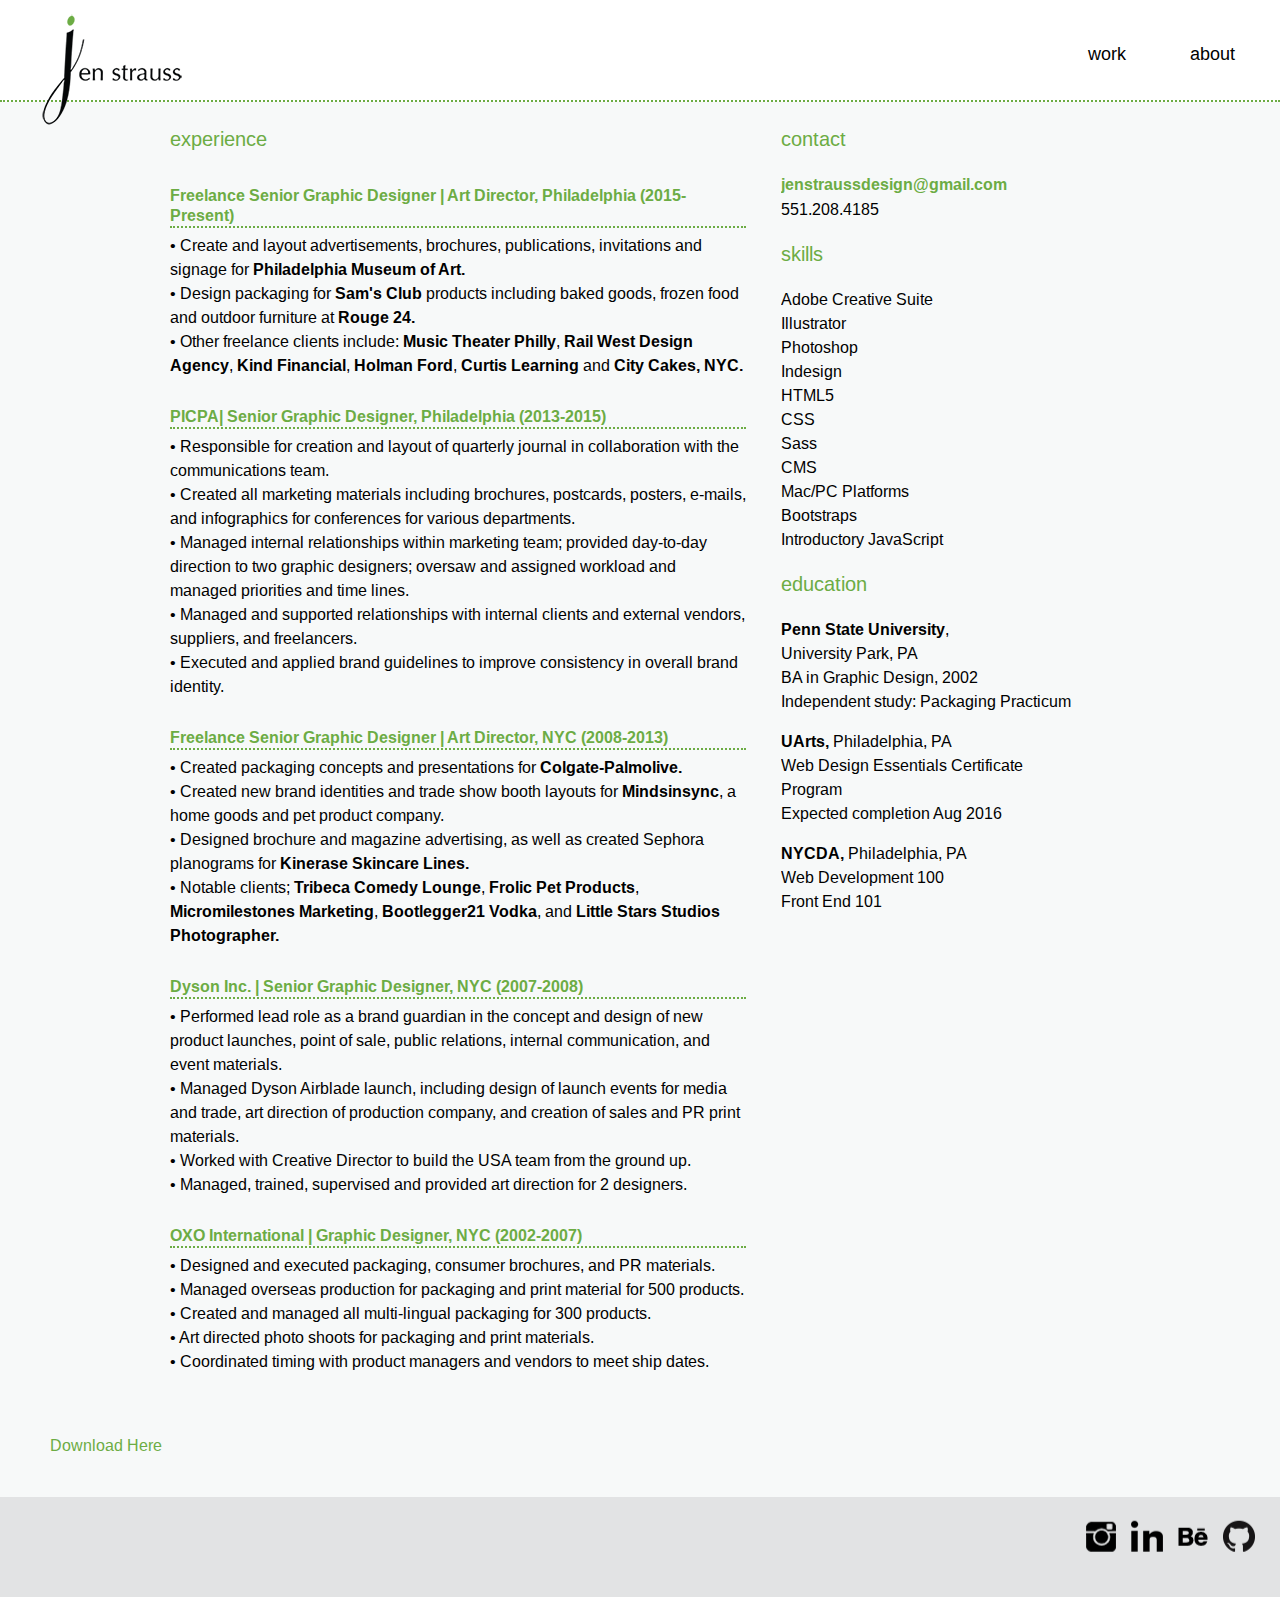
<file: resume.html>
<!DOCTYPE html>
<html>
    <head>
        <meta charset="utf-8">
        <meta name="viewport" content="width=device-width, initial-scale=1">
        <title>Jen Strauss Design</title>
        <link rel="stylesheet" href="stylesheet/main.css">
        <link rel="icon" type="image/png" href="images/logo_sm.png">
        <script src="https://ajax.googleapis.com/ajax/libs/jquery/2.2.0/jquery.js"></script>
        <script src="js/main.js"></script>
    </head>

    <body>
        <div class="wrapper">
            <div class="header">
                <div class="logo">
                <a href="index.html"><img src="images/logo.png"></a>
                </div>

                <div id="nav-button">
                
                </div>

                <nav class="clearfix">
                    <ul class="clearfix">
                        <li><a href="index.html" class="current">work</a></li>
                        <li><a href="about.html">about</a></li>
<!--                         <li><a href="Contact.html">contact</a></li>
 -->                    </ul>

                    <a href="#" id="pull"></a>
                </nav>
            </div>

                <div class="row">

                    <div class="resume_column2_half">
                        <h2 class="resumeheader">experience</h2>
                        <h4 class="jobtitle">Freelance Senior Graphic Designer | Art Director, Philadelphia (2015-Present)</h4>
                        <p>• Create and layout advertisements, brochures, publications, invitations and signage for <a class="company">Philadelphia Museum of Art.</a></p>

                        <p>• Design packaging for <a class="company">Sam's Club</a> products including baked goods, frozen food and outdoor furniture at <a class="company">Rouge 24.</a></p>
                        <p>• Other freelance clients include: <a class="company">Music Theater Philly</a>, <a class="company">Rail West Design Agency</a>, <a class="company">Kind Financial</a>, <a class="company">Holman Ford</a>, <a class="company">Curtis Learning</a> and <a class="company">City Cakes, NYC.</a></p>

                        <h4 class="jobtitle">PICPA| Senior Graphic Designer, Philadelphia (2013-2015)</h4>
                        <p>• Responsible for creation and layout of quarterly journal in collaboration with the communications team.</p>
                        <p>• Created all marketing materials including brochures, postcards, posters, e-mails, and infographics for conferences for various departments.</p>
                        <p>• Managed internal relationships within marketing team; provided day-to-day direction to two graphic designers; oversaw and assigned workload and managed priorities and time lines.</p>
                        <p>• Managed and supported relationships with internal clients and external vendors, suppliers, and freelancers. </p>

                        <p>• Executed and applied brand guidelines to improve consistency in overall brand identity.</p>

                        <h4 class="jobtitle">Freelance Senior Graphic Designer | Art Director, NYC (2008-2013)</h4>
                        <p>• Created packaging concepts and presentations for <a class="company"> Colgate-Palmolive.</a> </p>
                        <p>• Created new brand identities and trade show booth layouts for <a class="company"> Mindsinsync</a>, a home goods and pet product company.</p>
                        <p>• Designed brochure and magazine advertising, as well as created Sephora planograms for <a class="company">Kinerase Skincare Lines.</a></p>
                        <p>• Notable clients; <a class="company">Tribeca Comedy Lounge</a>, <a class="company">Frolic Pet Products</a>, <a class="company">Micromilestones Marketing</a>, <a class="company">Bootlegger21 Vodka</a>, and <a class="company">Little Stars Studios Photographer.</a></p>

                        <h4 class="jobtitle">Dyson Inc. | Senior Graphic Designer, NYC (2007-2008)</h4>
                        <p>• Performed lead role as a brand guardian in the concept and design of new product launches, point of sale, public relations, internal communication, and event materials.</p>
                        <p>• Managed Dyson Airblade launch, including design of launch events for media and trade, art direction of production company, and creation of sales and PR print materials. </p>
                        <p>• Worked with Creative Director to build the USA team from the ground up.</p>
                        <p>• Managed, trained, supervised and provided art direction for 2 designers.</p>

                        <h4 class="jobtitle">OXO International | Graphic Designer, NYC (2002-2007)</h4>
                        <p>• Designed and executed packaging, consumer brochures, and PR materials.</p>
                        <p>• Managed overseas production for packaging and print material for 500 products.</p>
                        <p>• Created and managed all multi-lingual packaging for 300 products.</p>
                        <p>• Art directed photo shoots for packaging and print materials.</p>
                        <p>• Coordinated timing with product managers and vendors to meet ship dates.</p>
                    </div>

                    <div class="resume_column1_half">
                        <div class="contact1">

                            <h2 class="resumeheader">contact</h2>
                            <br>
                            <p class="email"> <a href="mailto:jenstraussdesign@gmail.com">jenstraussdesign@gmail.com</a></p>
                            <p>551.208.4185</p>
                            <br>

                            <h2 class="resumeheader">skills</h2>
                            <br>
                            <p>Adobe Creative Suite</p>
                            <p>Illustrator</p>
                            <p>Photoshop</p>
                            <p>Indesign</p>
                            <p>HTML5</p>
                            <p>CSS</p>
                            <p>Sass</p>
                            <p>CMS</p>
                            <p>Mac/PC Platforms</p>
                            <p>Bootstraps</p>
                            <p>Introductory JavaScript</p>
                            <br>

                            <h2 class="resumeheader">education</h2>
                            <br>
                            <p><a class="company">Penn State University</a>, 
                            <br>University Park, PA
                            <br>BA in Graphic Design, 2002
                            <br>Independent study: Packaging Practicum</p>
                            <br>

                            <p><a class="company">UArts, </a> Philadelphia, PA
                            <br>Web Design Essentials Certificate Program
                            <br>Expected completion Aug 2016</p>
                            <br>

                            <p><a class="company">NYCDA, </a> Philadelphia, PA
                            <br>Web Development 100
                            <br>Front End 101</p>
                        </div>
                    </div>
                </div><!-- .row  -->
            </div>

            <div class="resumelink">
                <p><a href="images/jenstrauss_resume.pdf" target="_blank">Download Here</a></p>
            </div>
        </div>

        <div class="footer">
            <!-- <div class="resume">
                <a href="resume.html" class="current">resume</a>
            </div> -->

            <div class="socialicons">
                <ul>
                    <li><a href="https://www.instagram.com/jenstraussdesign/"><img src="images/instagram.png"></a></li>
                    <li><a href="https://www.linkedin.com/in/jenstraussdesign"><img src="images/linkedin.png"></a></li>
                    <li><a href="https://www.behance.net/JenStraussDesign"><img src="images/behance.png"></a></li>
                    <li><a href="https://github.com/jenstraussdesign"><img src="images/git.png"></a></li>
                </ul>
            </div>
        </div>
    </body>
</html>
</file>
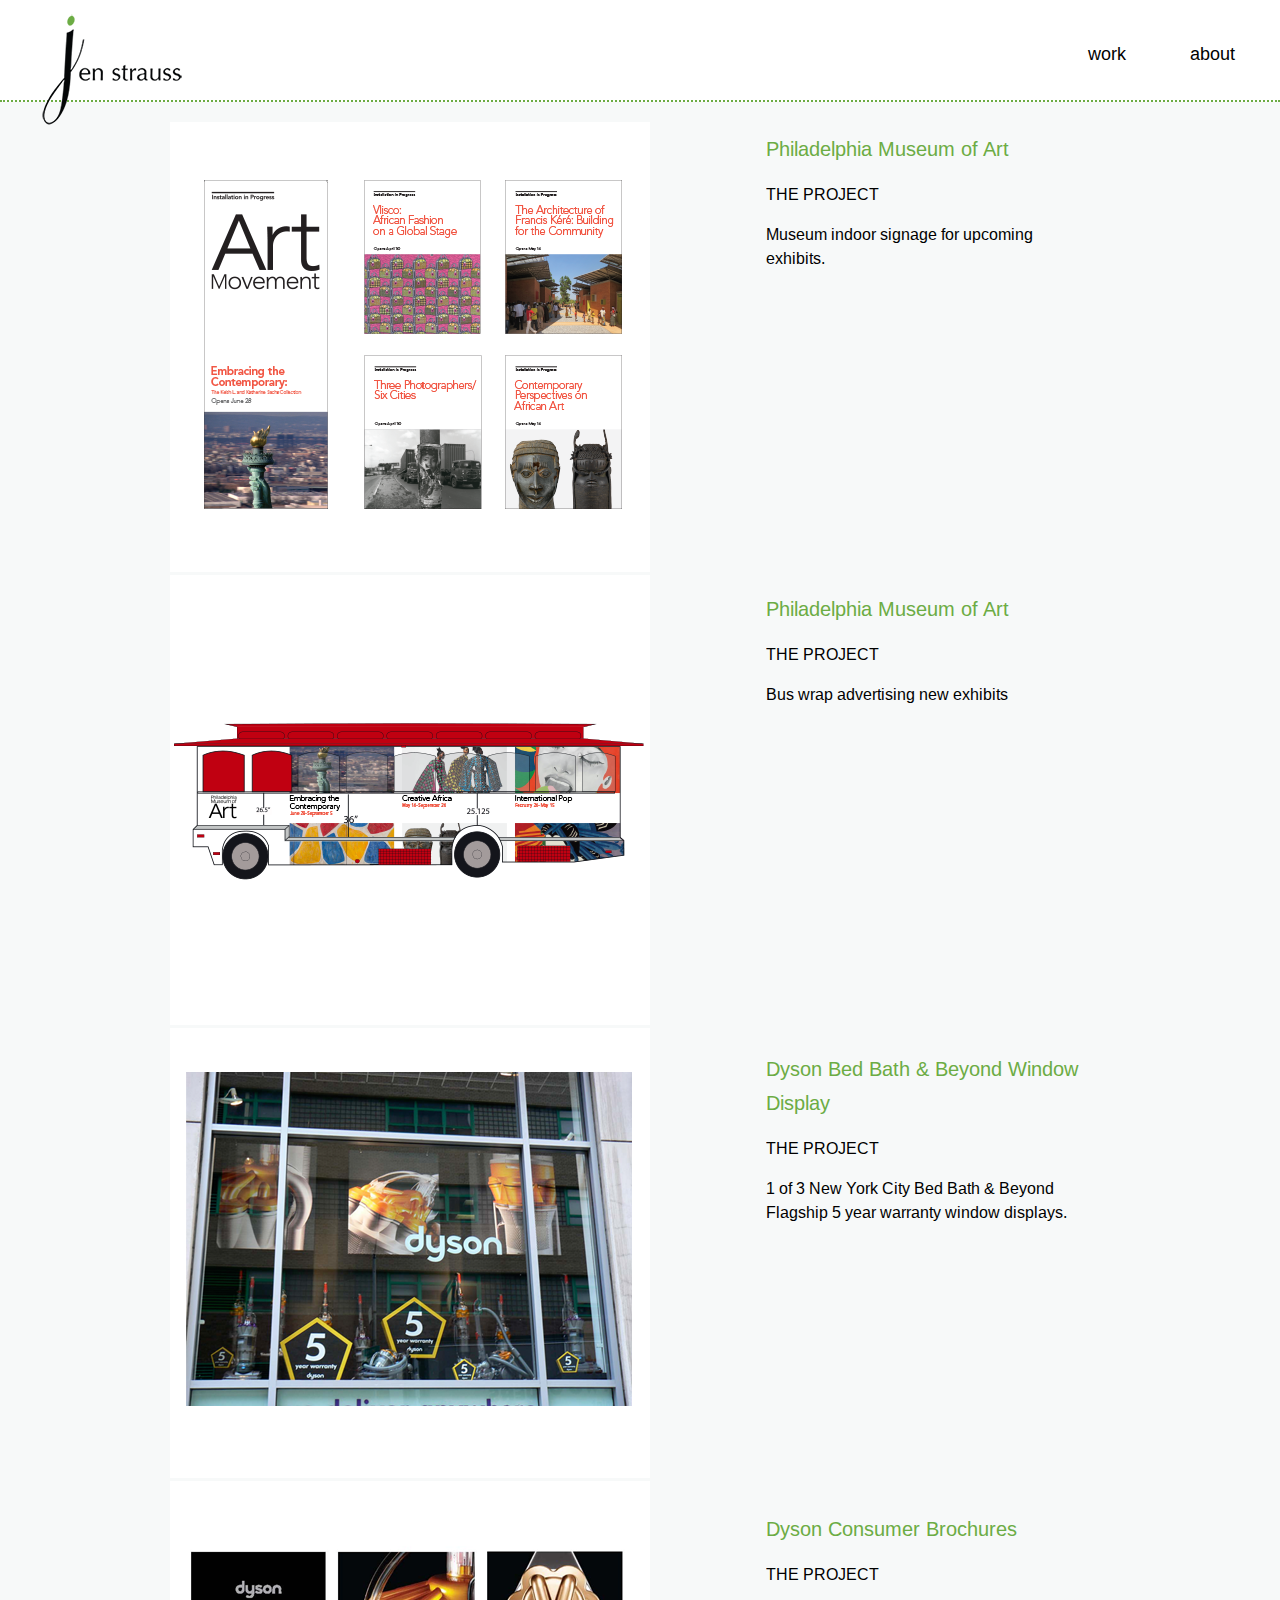
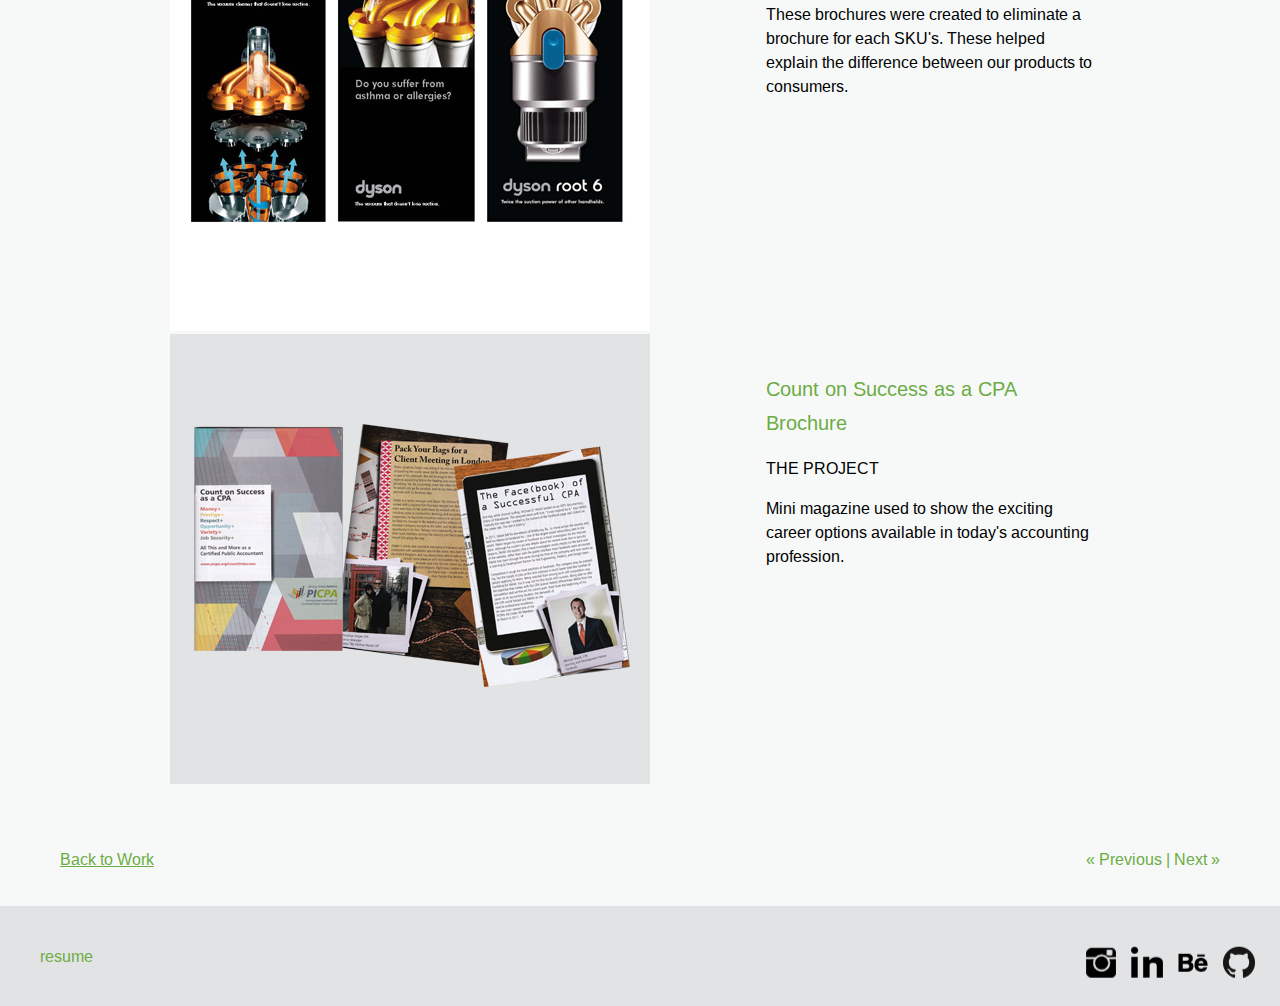
<file: Signage.html>
<!DOCTYPE html>
<html>
  <head>
    <meta charset="utf-8">
    <meta name="viewport" content="width=device-width, initial-scale=1">
    <title>Jen Strauss Design</title>
    <link rel="stylesheet" href="stylesheet/main.css">
    <link rel="icon" type="image/png" href="images/logo_sm.png">
    <script src="https://ajax.googleapis.com/ajax/libs/jquery/2.2.0/jquery.js"></script>
    <script src="js/main.js"></script>
  </head>
  <body>

      <body>
     <div class="wrapper">
      <div class="header">
        <div class="logo">
          <a href="index.html"><img src="images/logo.png"></a>
        </div>
        
          <div class="nav-wrap">
            <a class="nav-ham js-nav is-mobile" href="#">&#9776;</a>
            <nav class="nav-main">
              <ul>
                <li><a href="index.html" class="current" >work</a></li>
                <li><a href="about.html" >about</a></li>
<!--                 <li><a href="Contact.html">contact</a></li>
 -->              </ul>
              <a href="#" id="pull"></a>
            </nav>
          </div>
          </div>
   </div>

        <div class="row">
          <div class="resume_column2_half">

             <div>
               <img src="images/PMA_signage2.png" class="PMA_signage2_img">
             </div>

             <div>
                <img src="images/PMS_bus.png" class="PMS_bus_img">
             </div>

              <div>
                <img src="images/dyson_window_thumbnail.png" class="dyson_window_img">
             </div>

             <div>
                <img src="images/dyson_brochures.png" class="dyson_brochures_img">
             </div>


              <div>
                <img src="images/cpa_career_thumbnail.png" class="cpa_career_img">
             </div>
             
          </div> <!-- end resume_colunm2_half> -->


          <div class="resume_column1_half">
            <div class="copy">
              <h2 class="resumeheader">Philadelphia Museum of Art</h2>
              <br>
              <p>THE PROJECT</p>
              <br>
              <p> Museum indoor signage for upcoming exhibits.</p>
            </div>

            <div class="copy">
              <h2 class="resumeheader">Philadelphia Museum of Art</h2>
              <br>
              <p>THE PROJECT</p>
              <br>
              <p> Bus wrap advertising new exhibits</p>
            </div>

            <div class="copy">
              <h2 class="resumeheader">Dyson Bed Bath & Beyond Window Display</h2>
              <br>
              <p>THE PROJECT</p>
              <br>
              <p> 1 of 3 New York City Bed Bath & Beyond Flagship 5 year warranty window displays. </p>
            </div>

            <div class="copy">
              <h2 class="resumeheader">Dyson Consumer Brochures</h2>
              <br>
              <p>THE PROJECT</p>
              <br>
              <p> These brochures were created to eliminate a brochure for each SKU's. These helped explain the difference between our products to consumers. </p>
            </div>

             <div class="copy">
              <h2 class="resumeheader">Count on Success as a CPA Brochure</h2>
              <br>
              <p>THE PROJECT</p>
              <br>
              <p> Mini magazine used to show the exciting career options available in today's accounting profession.</p>
            </div>
             
          </div><!--/.resume_column1_half-->
        </div><!--/.row-->

          <div class="pagenavigaton">
            <div class="back">
              <p class="backlink"><a href="index.html">Back to Work</a></p>
            </div>
            <div class="previousnext">
              <p class="previousnexttext"><a href="Digital.html">&#171 Previous</a> | <a href="Identity.html">Next &#187</a></p>
            </div>
          </div>


          <div class="footer">
            <div class="resume">
              <a href="resume.html">resume</a>
            </div>
            <div class="socialicons">
              <ul>
                <li><a href="https://www.instagram.com/jenstraussdesign/"><img src="images/instagram.png"></a></li>
                <li><a href="https://www.linkedin.com/in/jenstraussdesign"><img src="images/linkedin.png"></a></li>
                <li><a href="https://www.behance.net/JenStraussDesign"><img src="images/behance.png"></a></li>
                <li><a href="https://github.com/jenstraussdesign"><img src="images/git.png"></a></li>
              </ul>
            </div>
          </div>
  </body>
</html>
</file>
<file: stylesheet/main.css>
@import url(https://fonts.googleapis.com/css?family=Arimo:400,700);
/* http://meyerweb.com/eric/tools/css/reset/ 
   v2.0 | 20110126
   License: none (public domain)
*/
html, body, div, span, applet, object, iframe,
h1, h2, h3, h4, h5, h6, p, blockquote, pre,
a, abbr, acronym, address, big, cite, code,
del, dfn, em, img, ins, kbd, q, s, samp,
small, strike, strong, sub, sup, tt, var,
b, u, i, center,
dl, dt, dd, ol, ul, li,
fieldset, form, label, legend,
table, caption, tbody, tfoot, thead, tr, th, td,
article, aside, canvas, details, embed,
figure, figcaption, footer, header, hgroup,
menu, nav, output, ruby, section, summary,
time, mark, audio, video {
  margin: 0;
  padding: 0;
  border: 0;
  font-size: 100%;
  font: inherit;
  vertical-align: baseline; }

/* HTML5 display-role reset for older browsers */
article, aside, details, figcaption, figure,
footer, header, hgroup, menu, nav, section {
  display: block; }

body {
  line-height: 1; }

ol, ul {
  list-style: none; }

blockquote, q {
  quotes: none; }

blockquote:before, blockquote:after,
q:before, q:after {
  content: '';
  content: none; }

table {
  border-collapse: collapse;
  border-spacing: 0; }

.illustration_img {
  display: none;
  margin: 0 auto;
  padding-top: 10px; }
  @media (min-width: 800px) {
    .illustration_img {
      display: block; } }

.illustration_header {
  position: relative; }
  .illustration_header #dog {
    transition: transform 2s; }
  .illustration_header .st0 {
    fill: #6CAC44;
    transition: all 2s; }
  .illustration_header:hover #dog {
    transform: rotate(-35deg); }
  .illustration_header:hover .st0 {
    fill: brown; }

#dog {
  position: absolute;
  max-width: 85px;
  top: 7%;
  right: 16%;
  display: none; }
  @media (min-width: 800px) {
    #dog {
      display: block; } }

	/*	.thumbnails {
		font-size: 0;
	}

	.thumbnails img {
		width: 100%;
		height: 100%;
		position: relative;
	}
*/
.aboutmeimage {
  font-size: 0; }

.aboutmeimage img {
  width: 100%;
  height: 100%;
  position: relative;
  margin: 45px 0px; }

.aboutmetext {
  position: relative;
  height: auto;
  width: 90%;
  padding: 30px 30px; }

.maintext {
  height: auto;
  width: 80%;
  font-family: 'Arimo';
  font-size: 18px;
  line-height: 26px;
  padding: 15px 45px; }

.mainimages {
  font-size: 0; }

.mainimages img {
  width: 100%;
  height: 100%;
  position: relative;
  padding: 20px 0px; }

.header {
  background-color: #ffffff;
  height: 100px;
  position: relative;
  z-index: 5;
  border-bottom: 2px dotted #6CAC44; }

.logo img {
  float: left;
  max-width: 250px;
  height: auto;
  overflow: auto;
  margin: 10px 0px 0px 40px;
  position: absolute; }

nav {
  display: none;
  float: none;
  clear: both;
  padding-top: 53px; }
  @media (min-width: 600px) {
    nav {
      display: block;
      float: right;
      padding-top: 0; } }

nav a#pull {
  display: none; }

nav ul li a.current {
  color: #6CAC44;
  text-decoration: none; }

nav ul li a:link.current {
  color: black;
  text-decoration: none; }

nav ul li a:hover.current {
  color: #6CAC44;
  text-decoration: none;
  border-bottom: 2px dotted #6CAC44;
  transition: background-color 25s; }

nav ul li a:active.current {
  color: #000000;
  text-decoration: none; }

nav ul li {
  list-style: none;
  font-family: 'Arimo';
  font-size: 30px;
  padding: 15px;
  text-align: center;
  border-bottom: 2px dotted #6CAC44;
  background: white;
  /*clear: both;*/ }
  @media (min-width: 600px) {
    nav ul li {
      display: inline-block;
      list-style: none;
      padding: 15px;
      margin: 30px 30px 18px 0px;
      /*background: white;*/
      border-bottom: none;
      font-size: 18px; } }

nav ul li a {
  color: black;
  text-decoration: none;
  display: block; }

nav ul li a:link {
  color: black;
  text-decoration: none; }

nav ul li a:hover {
  color: black;
  text-decoration: none; }

nav ul li a:hover:after {
  color: black;
  text-decoration: none; }

nav ul li a:active {
  color: #000000;
  text-decoration: none; }

.nav-ham {
  color: black;
  text-decoration: none;
  font-size: 50px; }
  .nav-ham:hover {
    color: #6CAC44; }

.is-mobile {
  display: block;
  float: right; }
  @media (min-width: 600px) {
    .is-mobile {
      display: none; } }

.borderbottom {
  display: none; }

.row {
  /* mobile first, no styles needed */ }

.column1_half {
  /*max-width: 50%;*/
  width: 480px;
  overflow: hidden;
  position: relative;
  display: block;
  /*		border: 1px solid green;
  */
  margin: 20px auto 0 auto; }

.column2_half {
  /*max-width: 50%;*/
  width: 480px;
  overflow: hidden;
  position: relative;
  display: block;
  /*		border: 1px solid red;
  */
  margin: 0px auto; }

.resume_column1_half, .resume_column2_half {
  /*max-width: 50%;*/
  height: auto;
  float: left;
  overflow: hidden;
  position: relative;
  display: block;
  /*		border: 1px solid green;
  */
  margin: 20px 10px; }

@media (min-width: 800px) {
  .row {
    margin: 0 auto;
    /*			border: 1px solid blue;
    */
    overflow: auto;
    max-width: 960px;
    /*max-width: 90%;*/ }

  .column1_half,
  .column2_half {
    max-width: 49%;
    /* content controls, with a MAX of 49%*/
    /*width: 49%;*/
    /* always 49% regardless of content */
    /*			border: 1px solid red;
    */
    float: left;
    margin: 20px 0; }

  .resume_column2_half {
    width: 60%;
    /* content controls, with a MAX of 49%*/
    /*width: 49%;*/
    /* always 49% regardless of content */
    /*			border: 1px solid red;
    */ }

  .resume_column1_half {
    width: 34%;
    /* content controls, with a MAX of 49%*/
    /*width: 49%;*/
    /* always 49% regardless of content */
    /*			border: 1px solid red;
    */ } }
.contact1 {
  max-width: 450px;
  height: auto;
  float: left;
  overflow: hidden;
  display: block;
  margin-bottom: 50px;
  margin-right: 15px;
  margin-left: 15px; }

.contact2 {
  max-width: 450px;
  height: auto;
  float: left;
  overflow: hidden;
  display: block;
  position: relative;
  background: #e2e3e4;
  /*		margin: 10px 0px 10px 0px;
  */
  padding: 100px 100px 150px;
  background-position: cover; }

.name, .orgName, .email, .phone, .messageSection {
  padding-top: 20px !important;
  margin: none; }

.column1, .column2, .column3 {
  max-width: 33.333%;
  height: auto;
  float: left;
  overflow: hidden;
  position: relative;
  display: block; }

h1 {
  font-family: 'Arimo';
  font-size: 32px;
  line-height: 36px; }

h1.about1 {
  color: #000000;
  font-family: 'Arimo';
  font-size: 36px;
  line-height: 40px;
  font-weight: 400;
  margin: 18px 0px 15px 0px; }

h1.abouthome1 {
  font-family: 'Arimo';
  font-size: 40px;
  line-height: 30px;
  font-weight: 400;
  color: #ffffff;
  padding: 80px 0px 0px 50px; }

h2 {
  font-family: 'Arimo';
  font-size: 30px;
  line-height: 34px;
  color: #6CAC44; }

h2.resumeheader {
  font-family: 'Arimo';
  font-size: 20px;
  line-height: 34px;
  color: #6CAC44; }

h3.maintitle {
  font-family: 'Arimo';
  font-weight: 700;
  font-size: 26px;
  line-height: 30px;
  color: #000000;
  margin: 60px 0px 10px 0px; }

h3 {
  font-family: 'Arimo';
  font-size: 26px;
  line-height: 30px;
  color: #e6e7e8; }

h4.bodytitle {
  font-family: 'Arimo';
  font-size: 18px;
  line-height: 24px;
  font-weight: 400;
  color: #000000;
  margin: 30px 0px -5px 0px; }

h4.jobtitle {
  font-family: 'Arimo';
  font-weight: 700;
  border-bottom: 2px dotted #6CAC44;
  font-size: 16px;
  line-height: 20px;
  color: #6CAC44;
  margin: 30px 0px 5px 0px; }

a.company {
  font-family: 'Arimo' !important;
  font-weight: 700 !important;
  font-size: 16px;
  line-height: 20px;
  color: black !important;
  margin: 30px 0px -5px 0px; }

h4.abouthome2 {
  font-family: 'Arimo';
  font-size: 18px;
  line-height: 26px;
  font-weight: 400;
  color: #ffffff;
  width: 65%;
  padding: 0px 50px 0px 50px; }

h4.abouttitle {
  color: #000000;
  font-family: 'Arimo';
  font-size: 20px;
  line-height: 20px; }

p {
  color: #000000;
  font-family: 'Arimo';
  font-size: 16px;
  line-height: 24px; }

p.email {
  color: #a7a9ab;
  font-family: 'Arimo';
  font-size: 16px;
  line-height: 24px;
  margin: -20px 0px 0px 0px; }

p.email a {
  color: #6CAC44;
  font-family: 'Arimo';
  font-weight: 700;
  font-size: 16px;
  line-height: 24px; }

p.aboutparagraph {
  font-family: 'Arimo';
  line-height: 26px;
  color: #000000; }

h2.nue-sitetext.hide, h2.pma_signagetext.hide, h2.oxo_packagingtext.hide, h2.journaltext.hide,
h2.lsstext.hide, h2.walltext.hide {
  display: none !important; }

.nue-sitetext {
  position: absolute;
  overflow: hidden;
  text-align: center;
  z-index: 9999;
  height: 29%;
  left: 49%;
  top: 0%;
  transform: translate(-50%, 50%);
  -webkit-transform: translate(-50%, 50%);
  -moz-transform: translate(-50%, 50%);
  -ms-transform: translate(-50%, 50%); }

.pma_signagetext {
  position: absolute;
  overflow: hidden;
  text-align: center;
  z-index: 9999;
  height: 27%;
  left: 49%;
  top: 0%;
  transform: translate(-50%, 50%);
  -webkit-transform: translate(-50%, 50%);
  -moz-transform: translate(-50%, 50%);
  -ms-transform: translate(-50%, 50%); }

.lsstext {
  position: absolute;
  overflow: hidden;
  text-align: center;
  z-index: 9999;
  height: 95%;
  left: 50%;
  top: 0;
  transform: translate(-50%, 50%);
  -webkit-transform: translate(-50%, 50%);
  -moz-transform: translate(-50%, 50%);
  -ms-transform: translate(-50%, 50%); }

.oxo_packagingtext {
  position: absolute;
  overflow: hidden;
  text-align: center;
  z-index: 9999;
  height: 95%;
  left: 50%;
  top: 0%;
  transform: translate(-50%, 50%);
  -webkit-transform: translate(-50%, 50%);
  -moz-transform: translate(-50%, 50%);
  -ms-transform: translate(-50%, 50%); }

.walltext {
  position: absolute;
  overflow: hidden;
  text-align: center;
  z-index: 9999;
  height: 60%;
  left: 49%;
  top: 50%;
  transform: translate(-50%, 50%);
  -webkit-transform: translate(-50%, 50%);
  -moz-transform: translate(-50%, 50%);
  -ms-transform: translate(-50%, 50%); }

.journaltext {
  position: absolute;
  overflow: hidden;
  text-align: center;
  z-index: 9999;
  height: 160%;
  left: 50%;
  top: 0;
  transform: translate(-50%, 50%);
  -webkit-transform: translate(-50%, 50%);
  -moz-transform: translate(-50%, 50%);
  -ms-transform: translate(-50%, 50%); }

.copy {
  overflow: hidden;
  padding-top: 10px;
  z-index: 9999;
  height: 450px;
  left: 49%;
  top: 0%; }

.pagenavigaton {
  clear: left;
  clear: right; }

.previousnext {
  float: right;
  margin: 5px 60px 35px 0px; }

.back {
  float: left;
  margin: 5px 0px 35px 60px; }

.FormHeader {
  font-size: 20px;
  font-family: 'Arimo';
  color: #6CAC44;
  margin-left: 0px; }

.footer {
  clear: left;
  height: 100px;
  background-color: #e2e3e4; }

input {
  margin-bottom: 2px;
  border: 2px solid #6CAC44;
  box-sizing: border-box; }

p.previousnexttext {
  font-size: 16px;
  font-family: 'Arimo';
  color: #6CAC44;
  text-decoration: none; }

p a {
  font-size: 16px;
  font-family: 'Arimo';
  color: #6CAC44;
  text-decoration: none; }

body, .wrapper {
  background-color: #f7f9f9;
  width: 100%;
  height: 100%;
  margin: 0;
  padding: 0; }

.wrapper_about {
  clear: left;
  background-color: #f7f9f9; }

.borderbottom {
  display: none; }

.linebreak {
  border-bottom: 1px solid #a7a9ab; }

ul.projects {
  color: #000000;
  font-family: 'Arimo';
  font-size: 14px;
  line-height: 20px; }

p.backlink a {
  color: #6CAC44;
  font-family: 'Arimo';
  font-size: 16px;
  text-decoration: underline; }

.resumelink {
  clear: left;
  margin: 40px 50px; }

form {
  margin-left: 5%; }

#message {
  height: 100px !important;
  width: 300px; }

.resume {
  margin-left: 40px;
  position: relative;
  width: 150px;
  top: 50%;
  transform: translateY(-50%); }

.resume a {
  font-family: 'Arimo';
  color: #6CAC44;
  text-decoration: none; }

.resumecurrent a {
  font-family: 'Arimo'; }

.socialicons {
  float: right;
  position: relative;
  width: 200px;
  top: 50%;
  transform: translateY(-75%); }

.socialicons ul li {
  list-style: none;
  display: inline-block;
  padding: 0px 5px; }

/*# sourceMappingURL=main.css.map */
</file>
